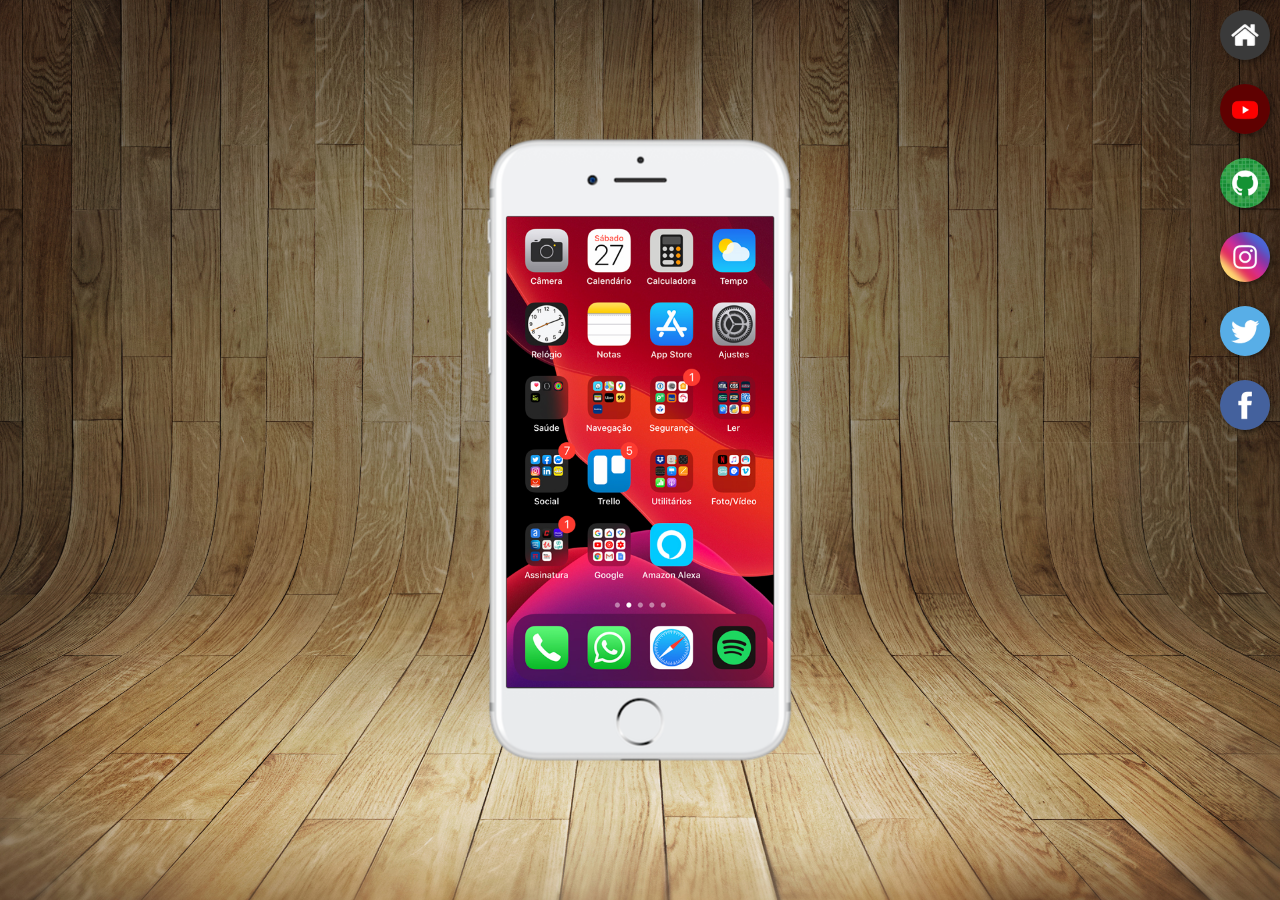
<file: index.html>
<!DOCTYPE html>
<html lang="pt-br">
<head>
    <meta charset="UTF-8">
    <meta http-equiv="X-UA-Compatible" content="IE=edge">
    <meta name="viewport" content="width=device-width, initial-scale=1.0">
    <title>Projeto Mídias Sociais</title>
    <link rel="shortcut icon" href="favicon.ico" type="image/x-icon">
    <link rel="stylesheet" href="style/style.css">
</head>
<body>
    <main>
        <section id="telefone">
            <iframe src="home.html" name="tela" id="tela" frameborder="0"></iframe>
        </section>
        <section id="midias-sociais">
            <a href="home.html" target="tela"><img src="imagens/logo-home.jpg" alt="Home"></a><br>
            <a href="youtube.html" target="tela"><img src="imagens/logo-youtube.jpg" alt="YouTube"></a><br>
            <a href="github.html" target="tela"><img src="imagens/logo-github.jpg" alt="GitHub"></a><br>
            <a href="instagram.html" target="tela"><img src="imagens/logo-instagram.jpg" alt="Instagram"></a><br>
            <a href="twitter.html" target="tela"><img src="imagens/logo-twitter.jpg" alt="Twitter"></a><br>
            <a href="facebook.html" target="tela"><img src="imagens/logo-facebook.jpg" alt="Facebook"></a>
        </section>
    </main>
</body>
</html>
</file>
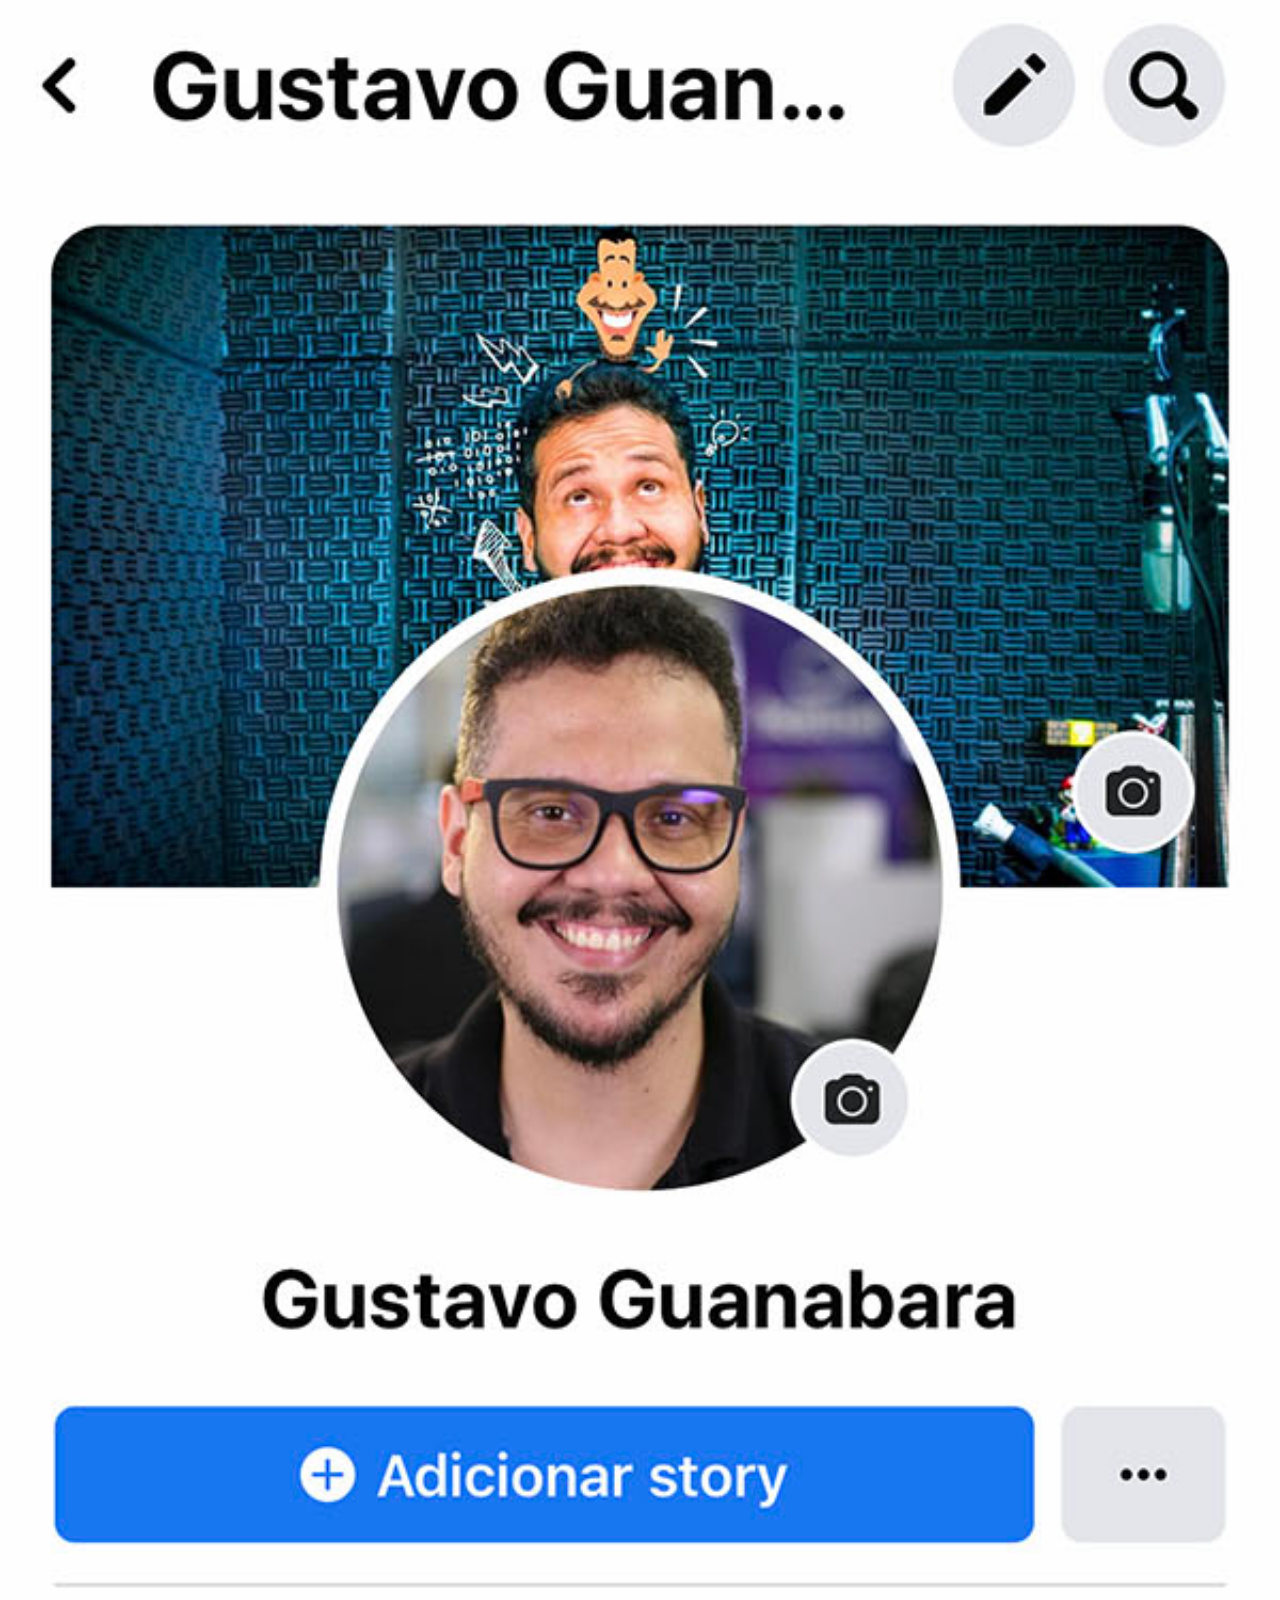
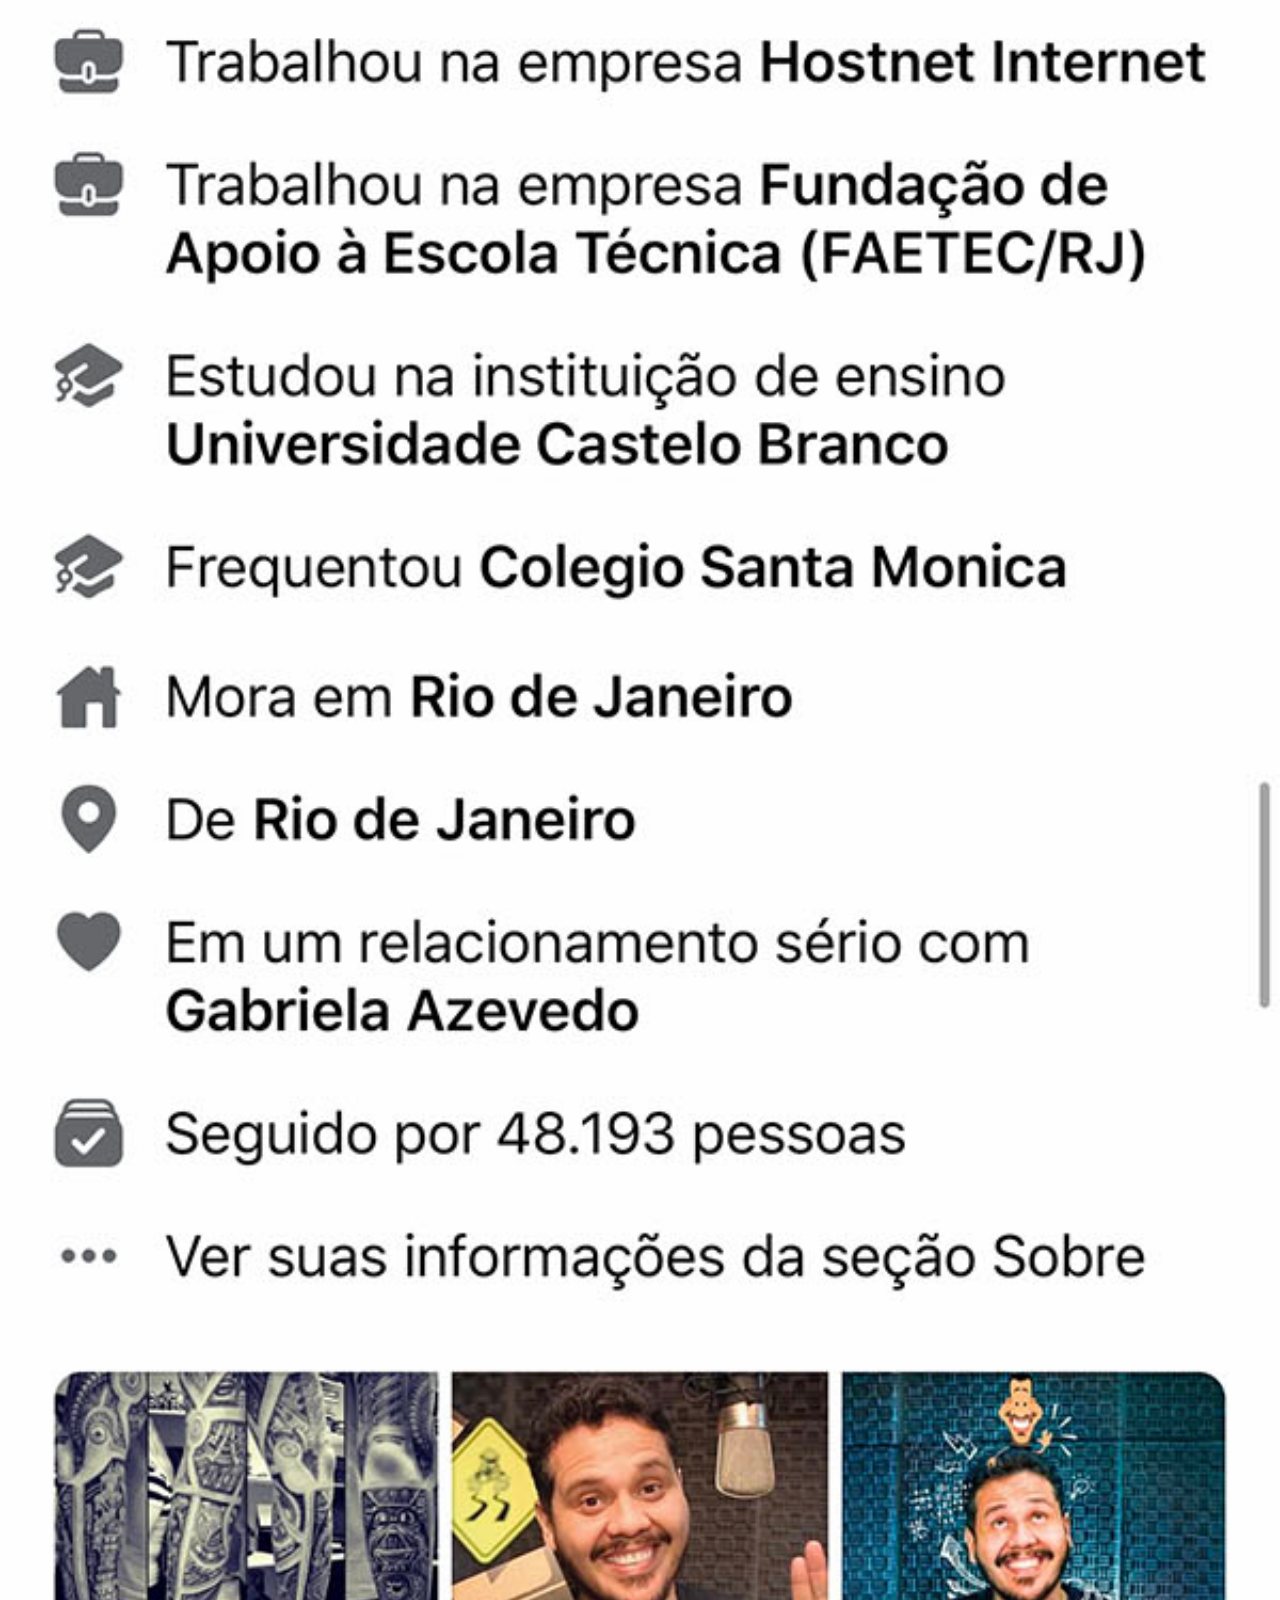
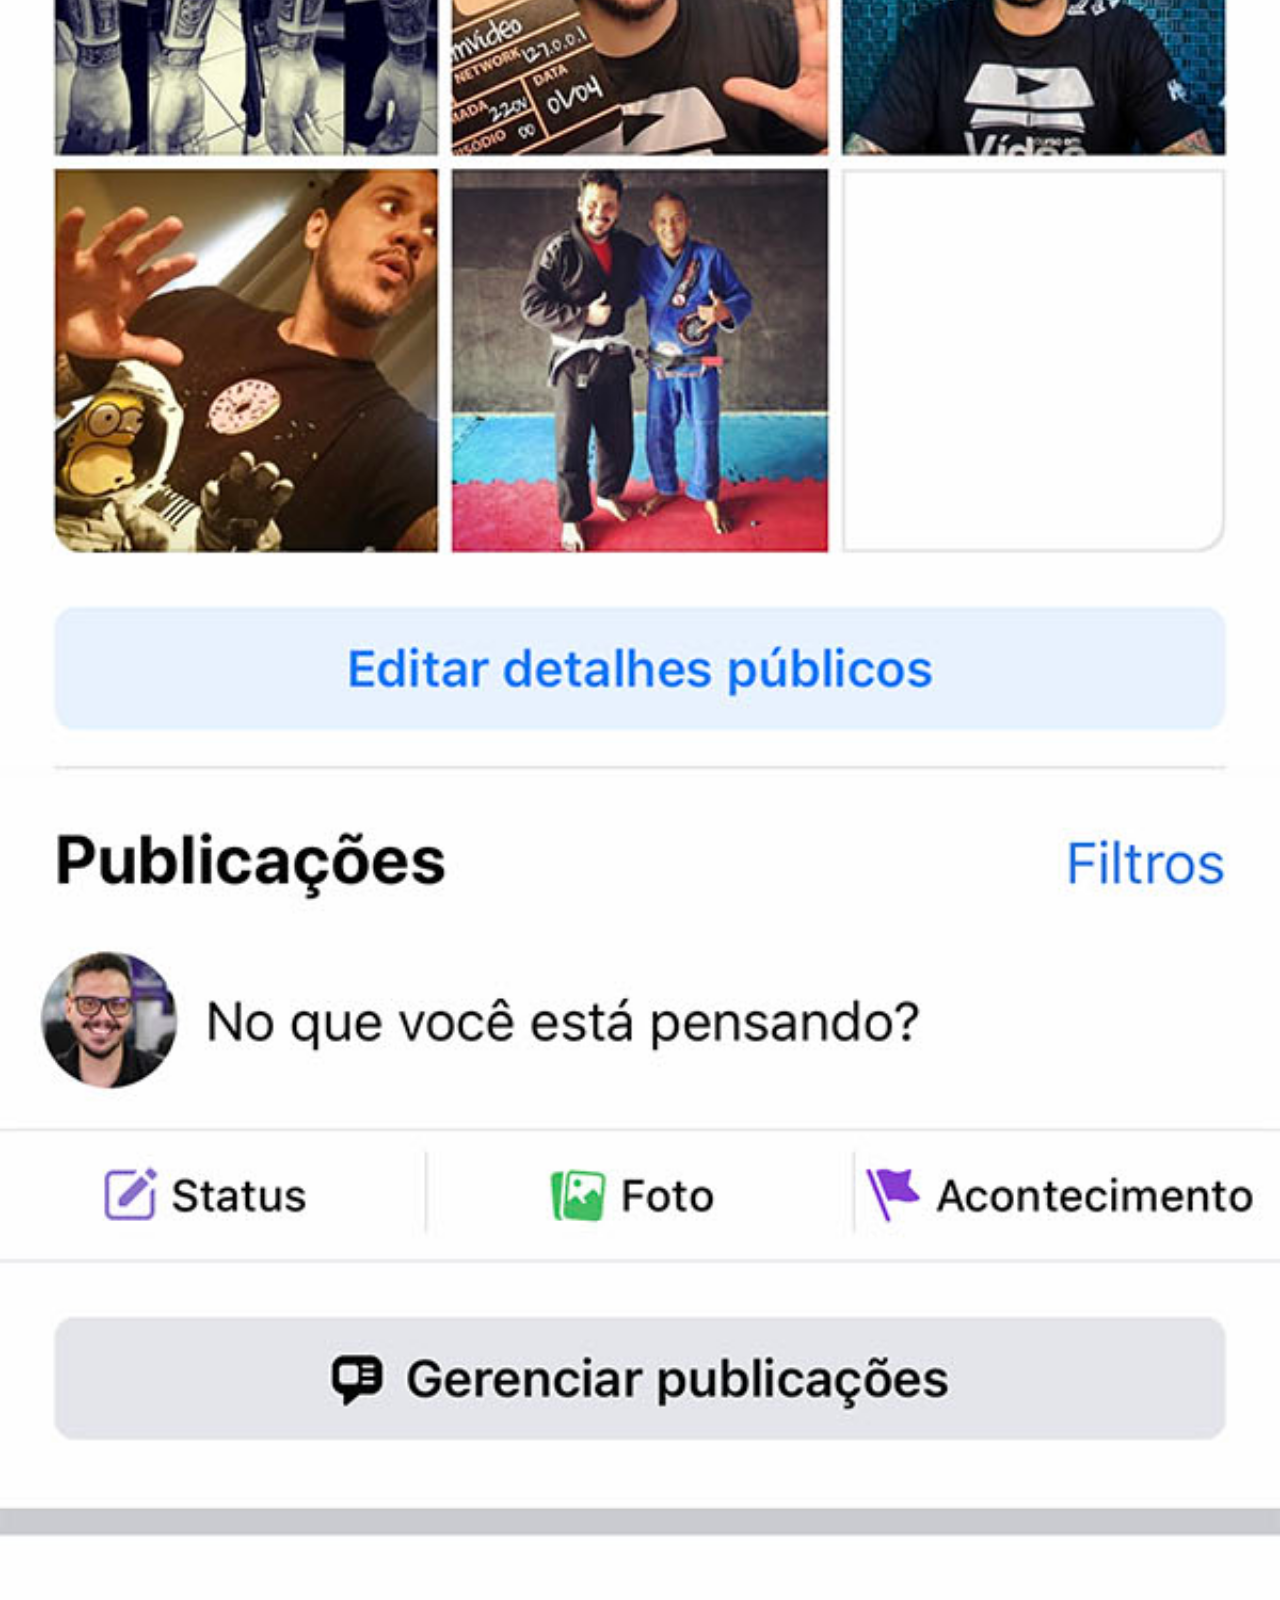
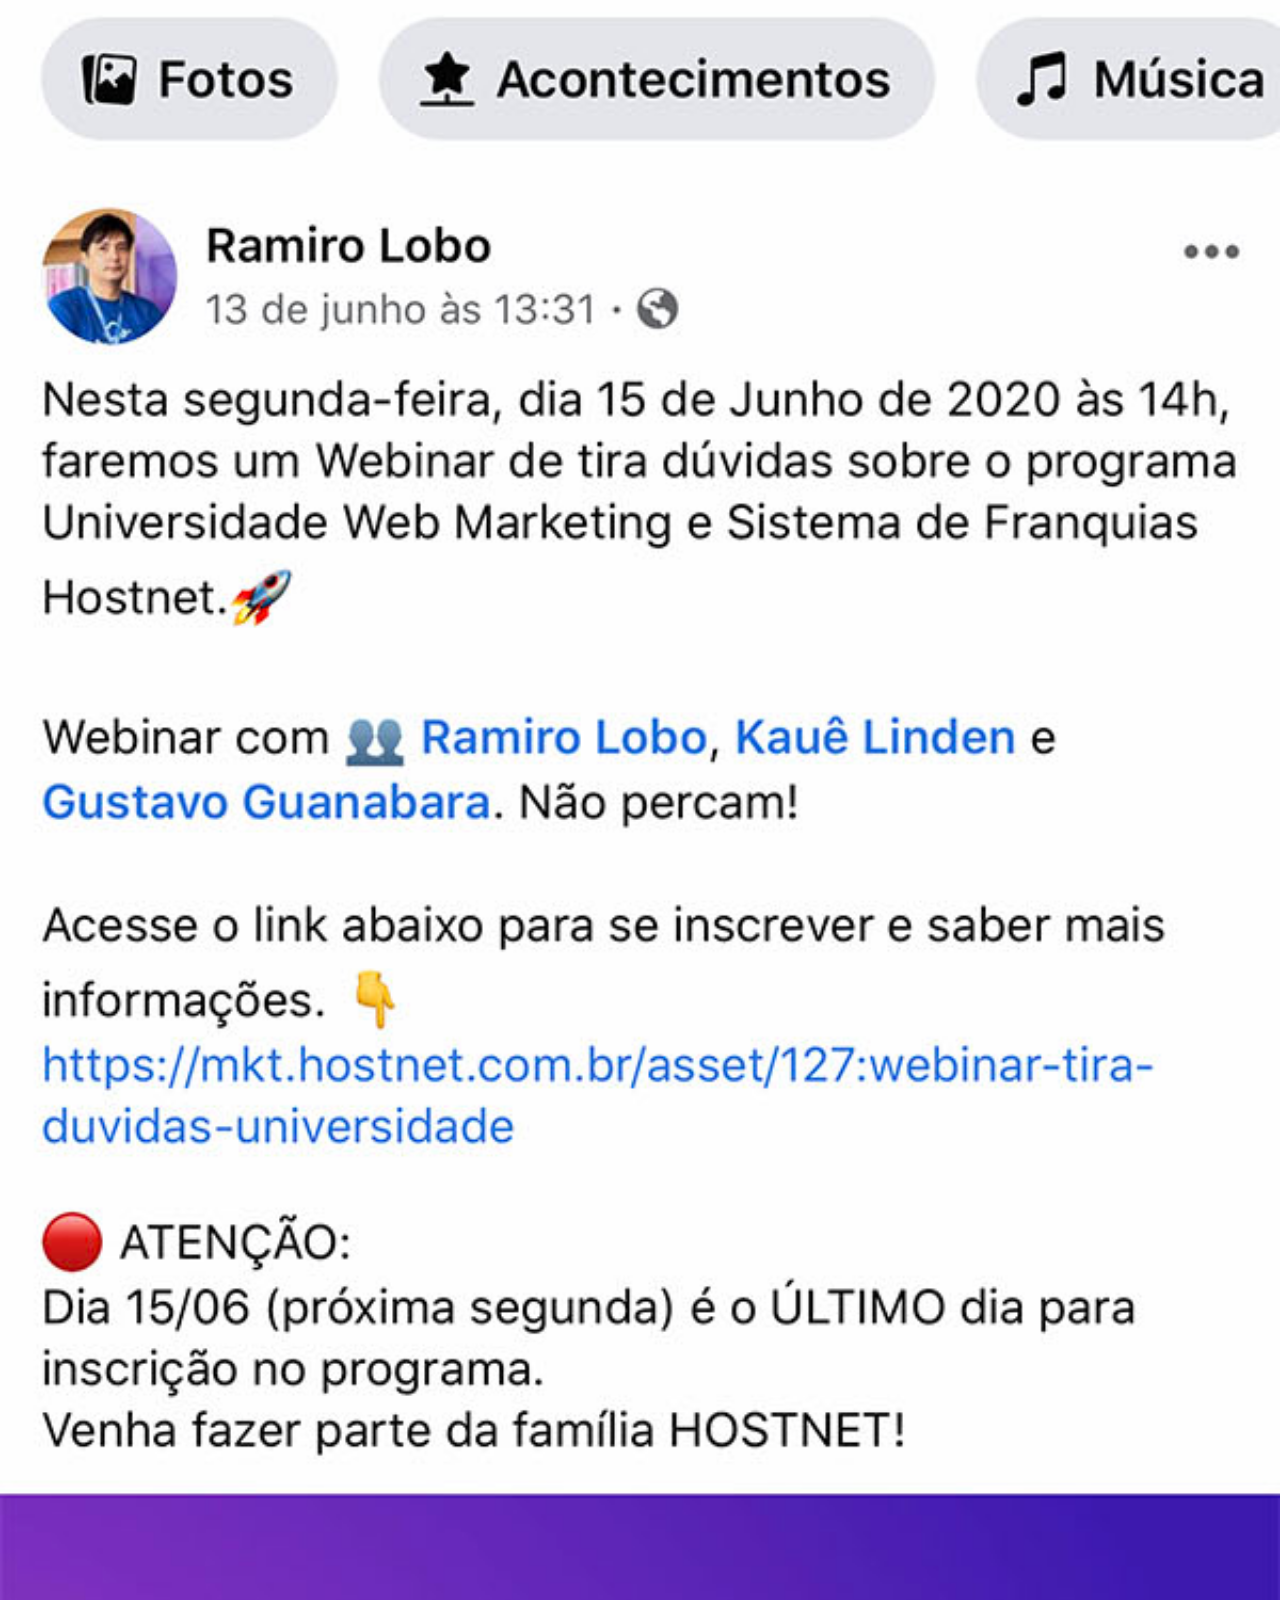
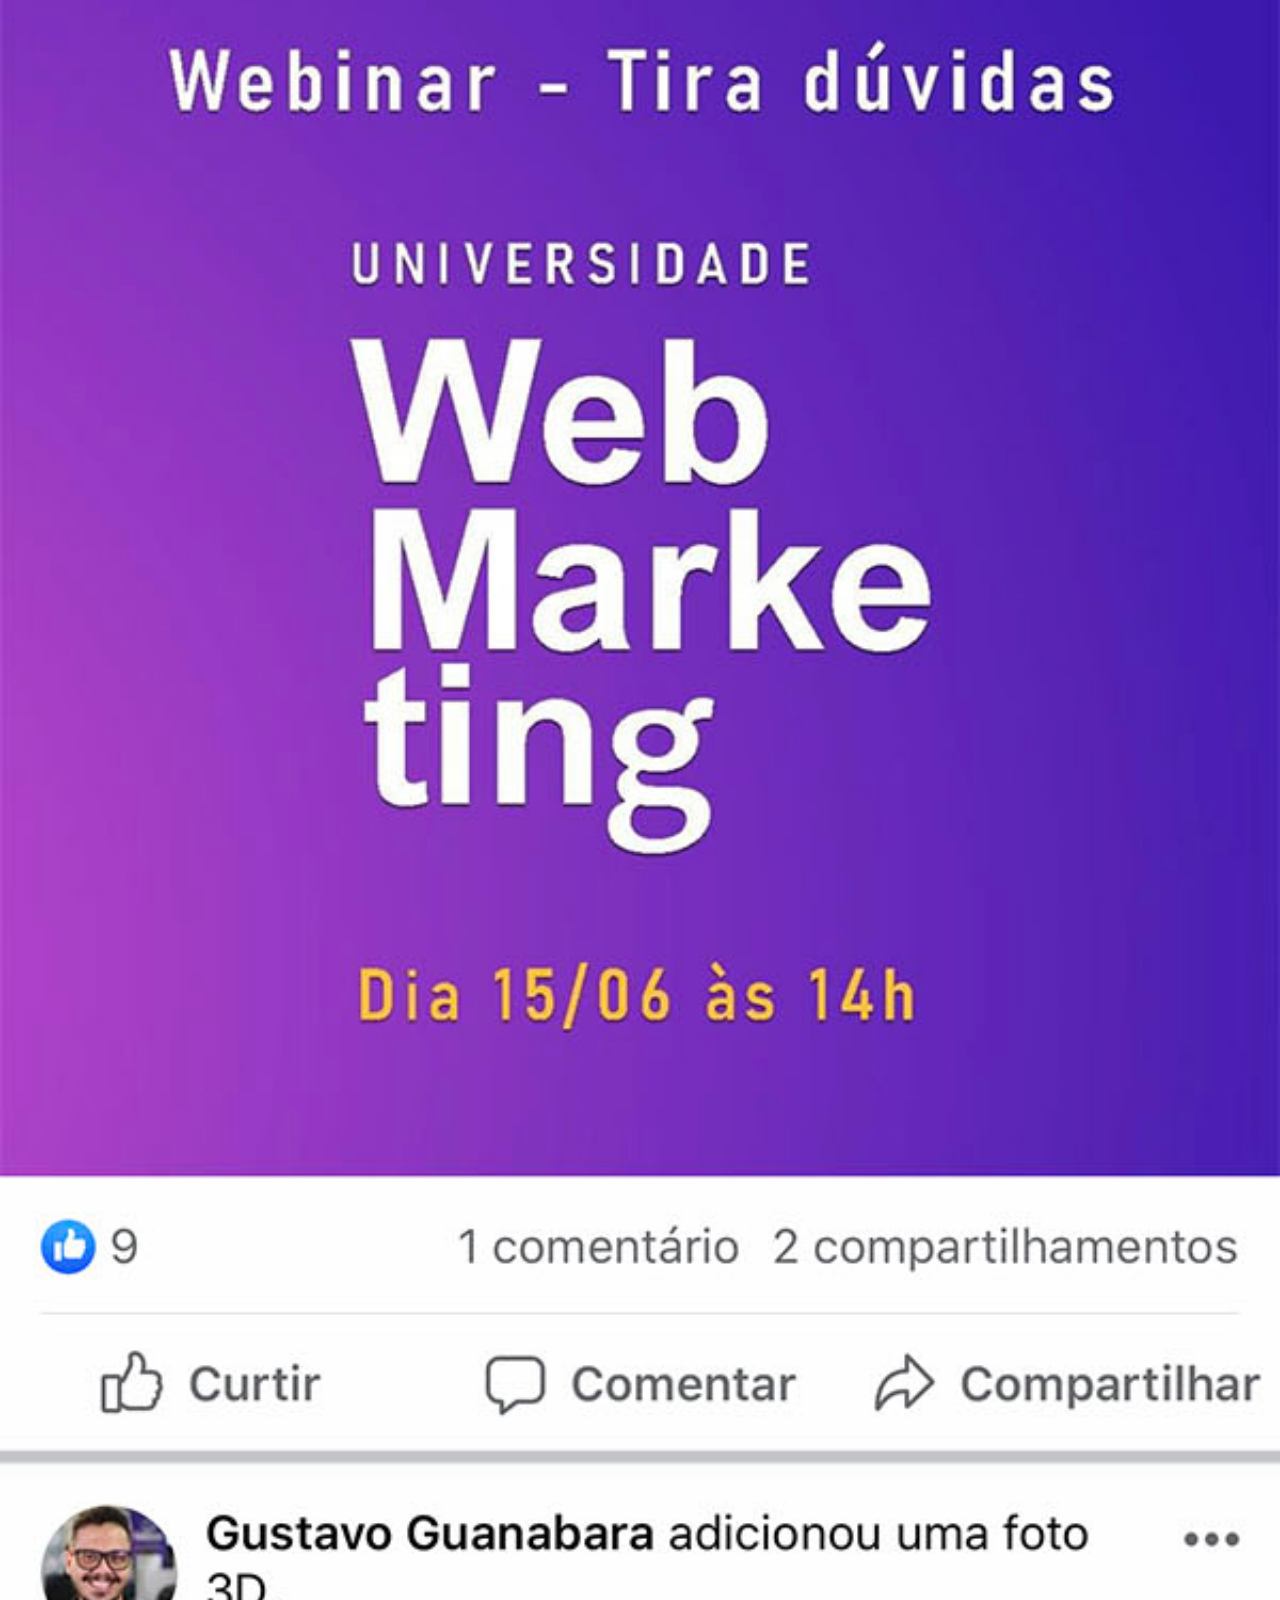
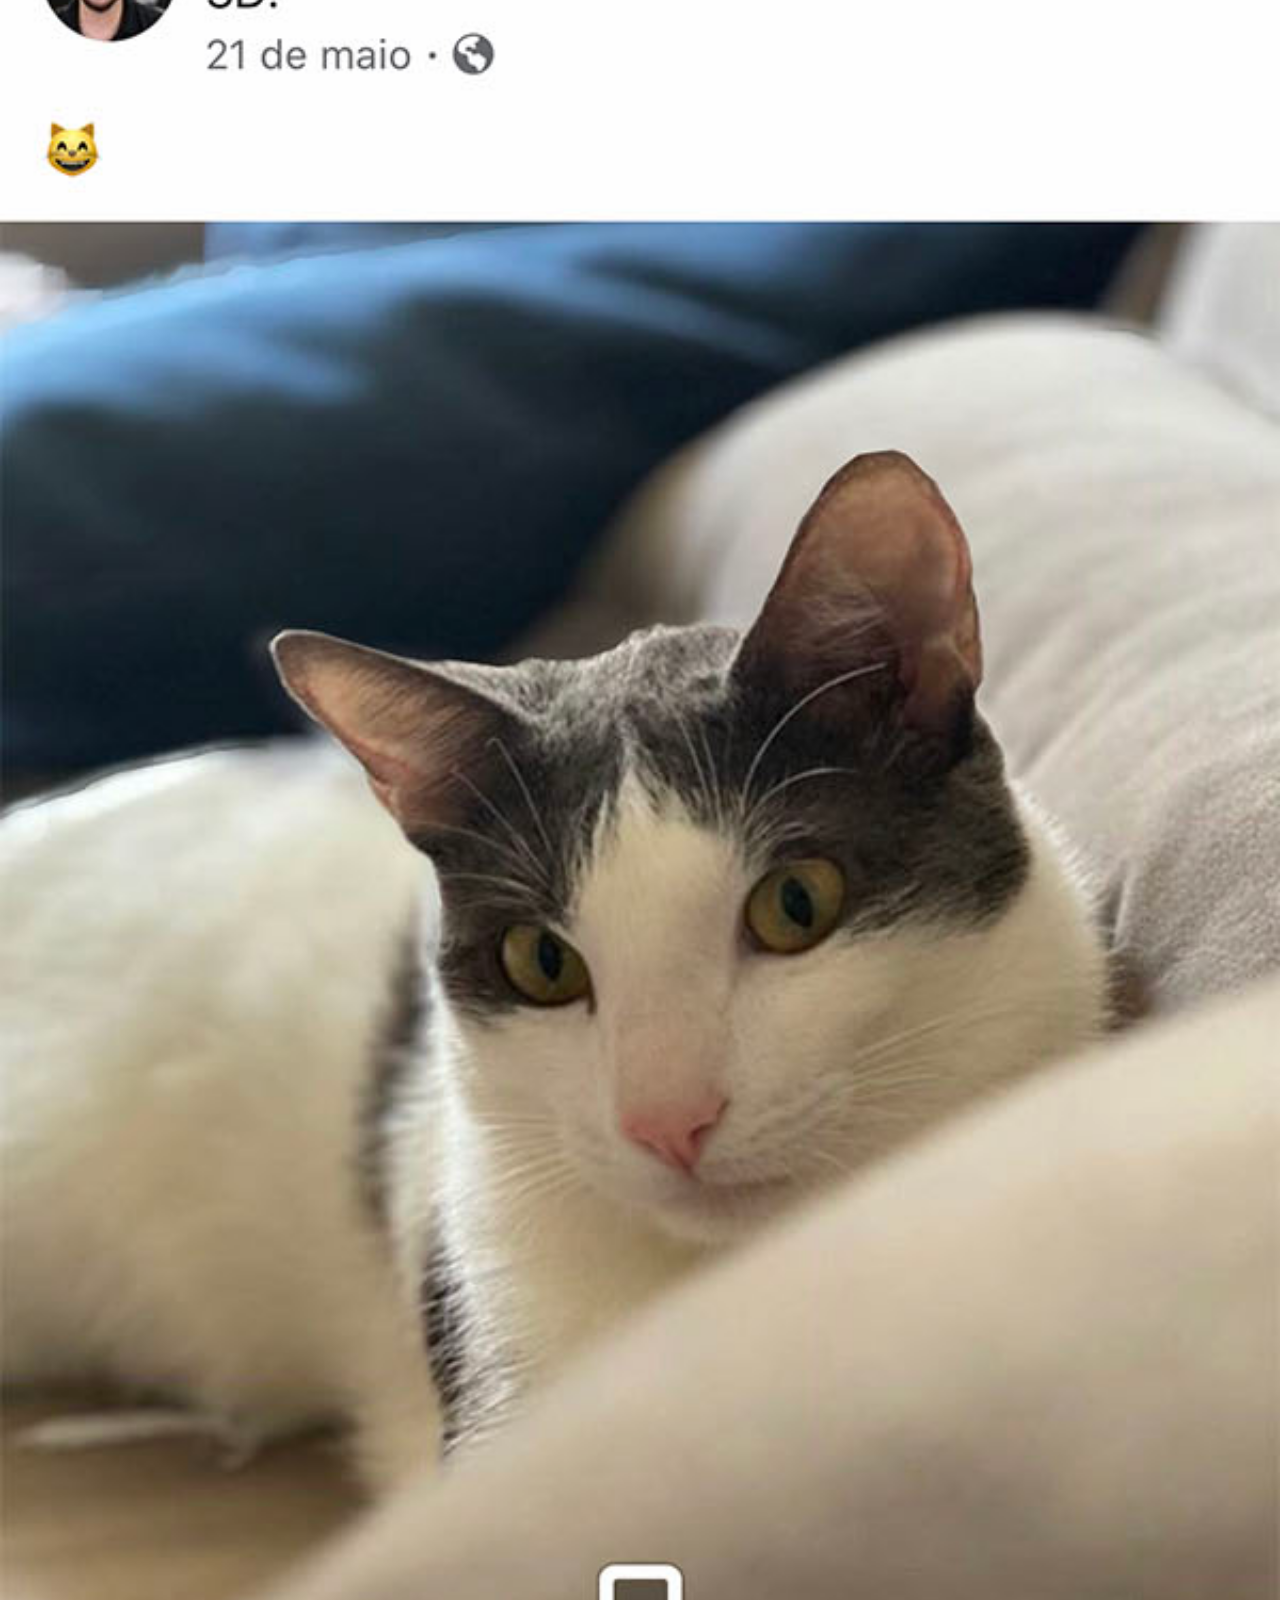
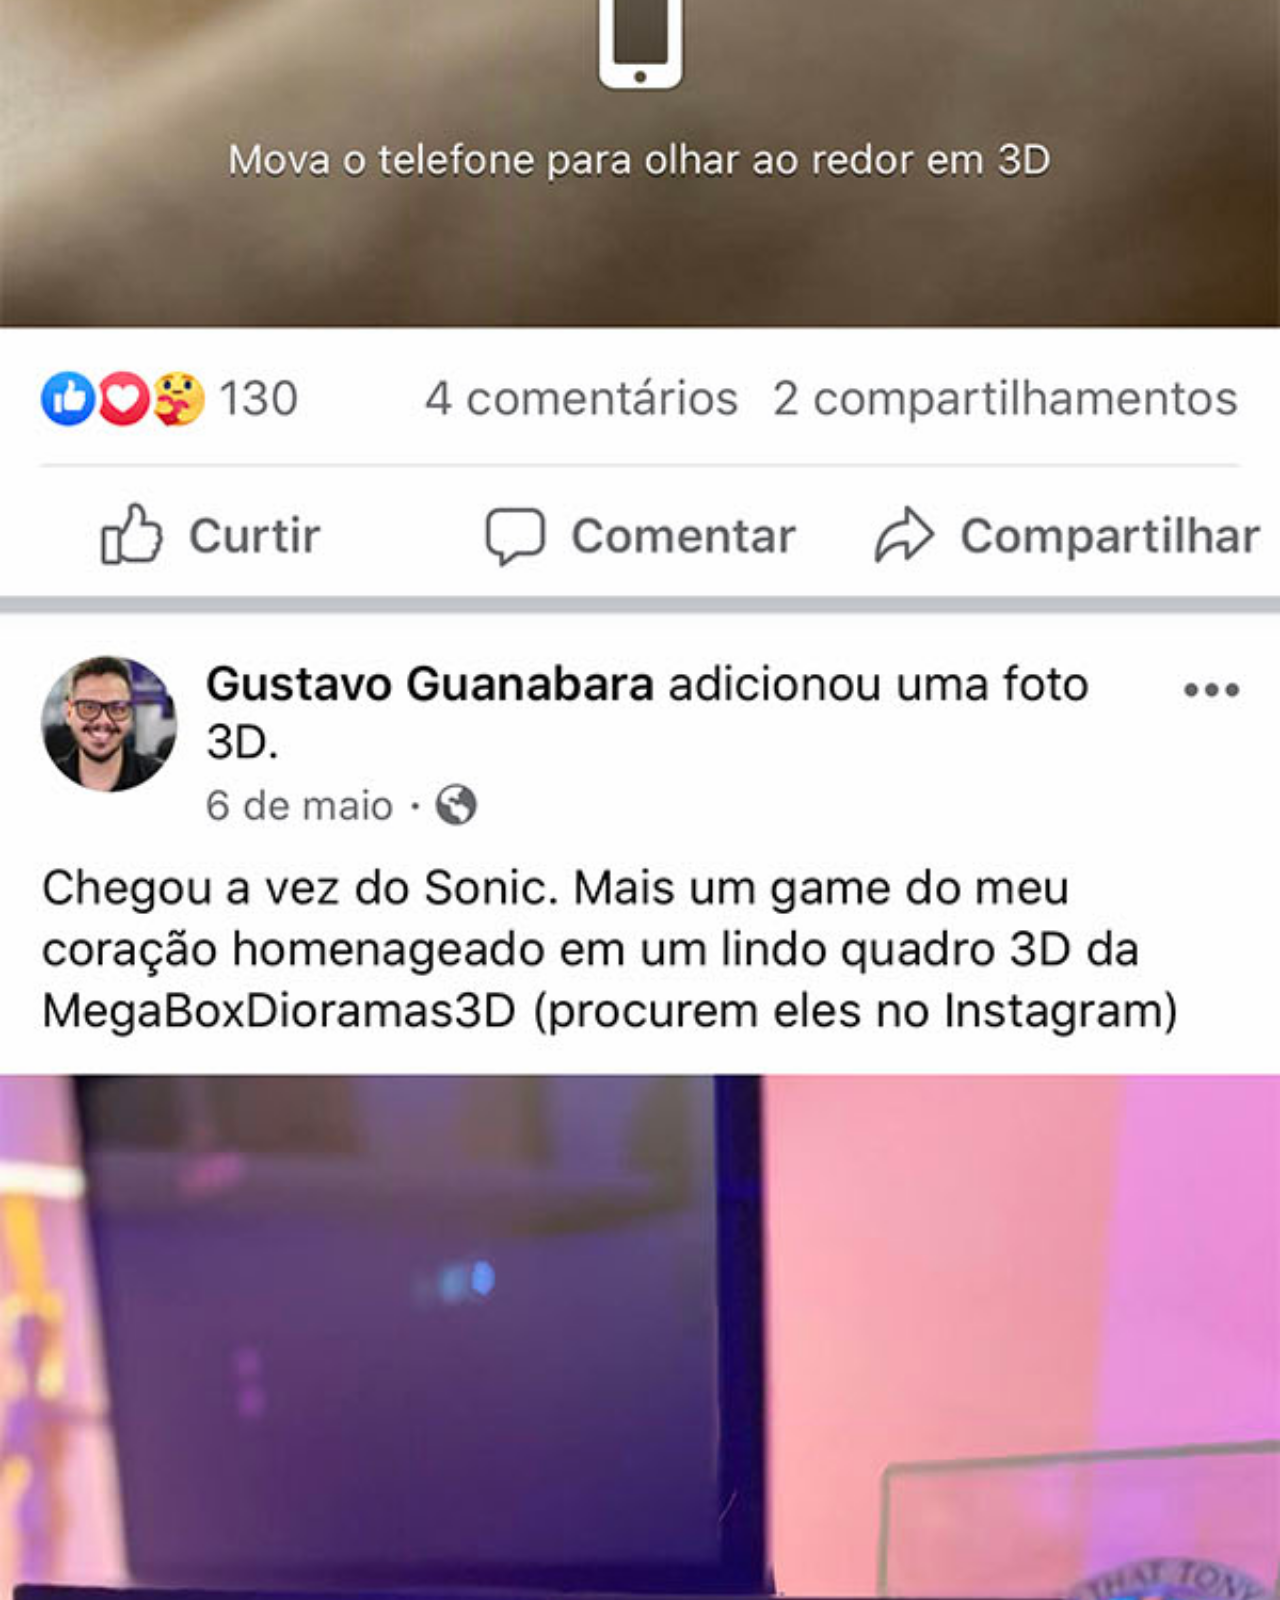
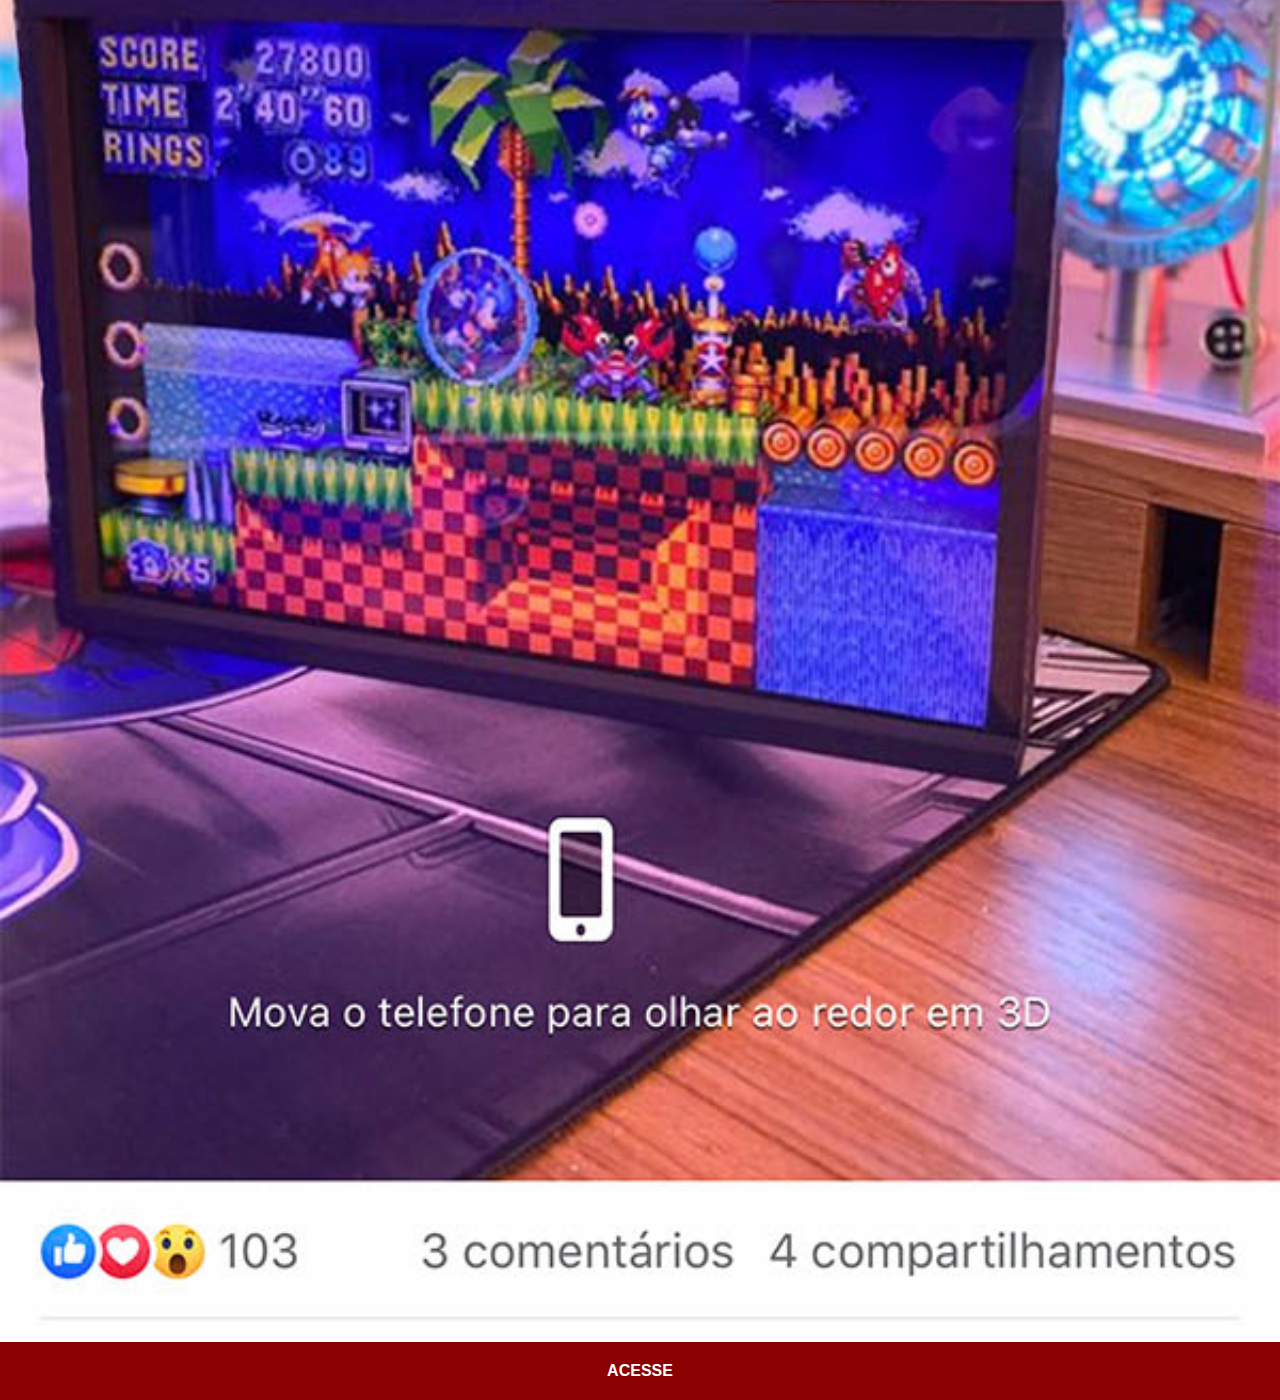
<file: facebook.html>
<!DOCTYPE html>
<html lang="pt-br">
<head>
    <meta charset="UTF-8">
    <meta http-equiv="X-UA-Compatible" content="IE=edge">
    <meta name="viewport" content="width=device-width, initial-scale=1.0">
    <link rel="stylesheet" href="style/social.css">
    <title>Facebook</title>
</head>
<body>
    <img src="imagens/tela-facebook.jpg" alt="GitHub">
    <a href="https://www.facebook.com/gustavoguanabara/?locale=pt_BR" target="_blank">ACESSE</a>
</body>
</html>
</file>
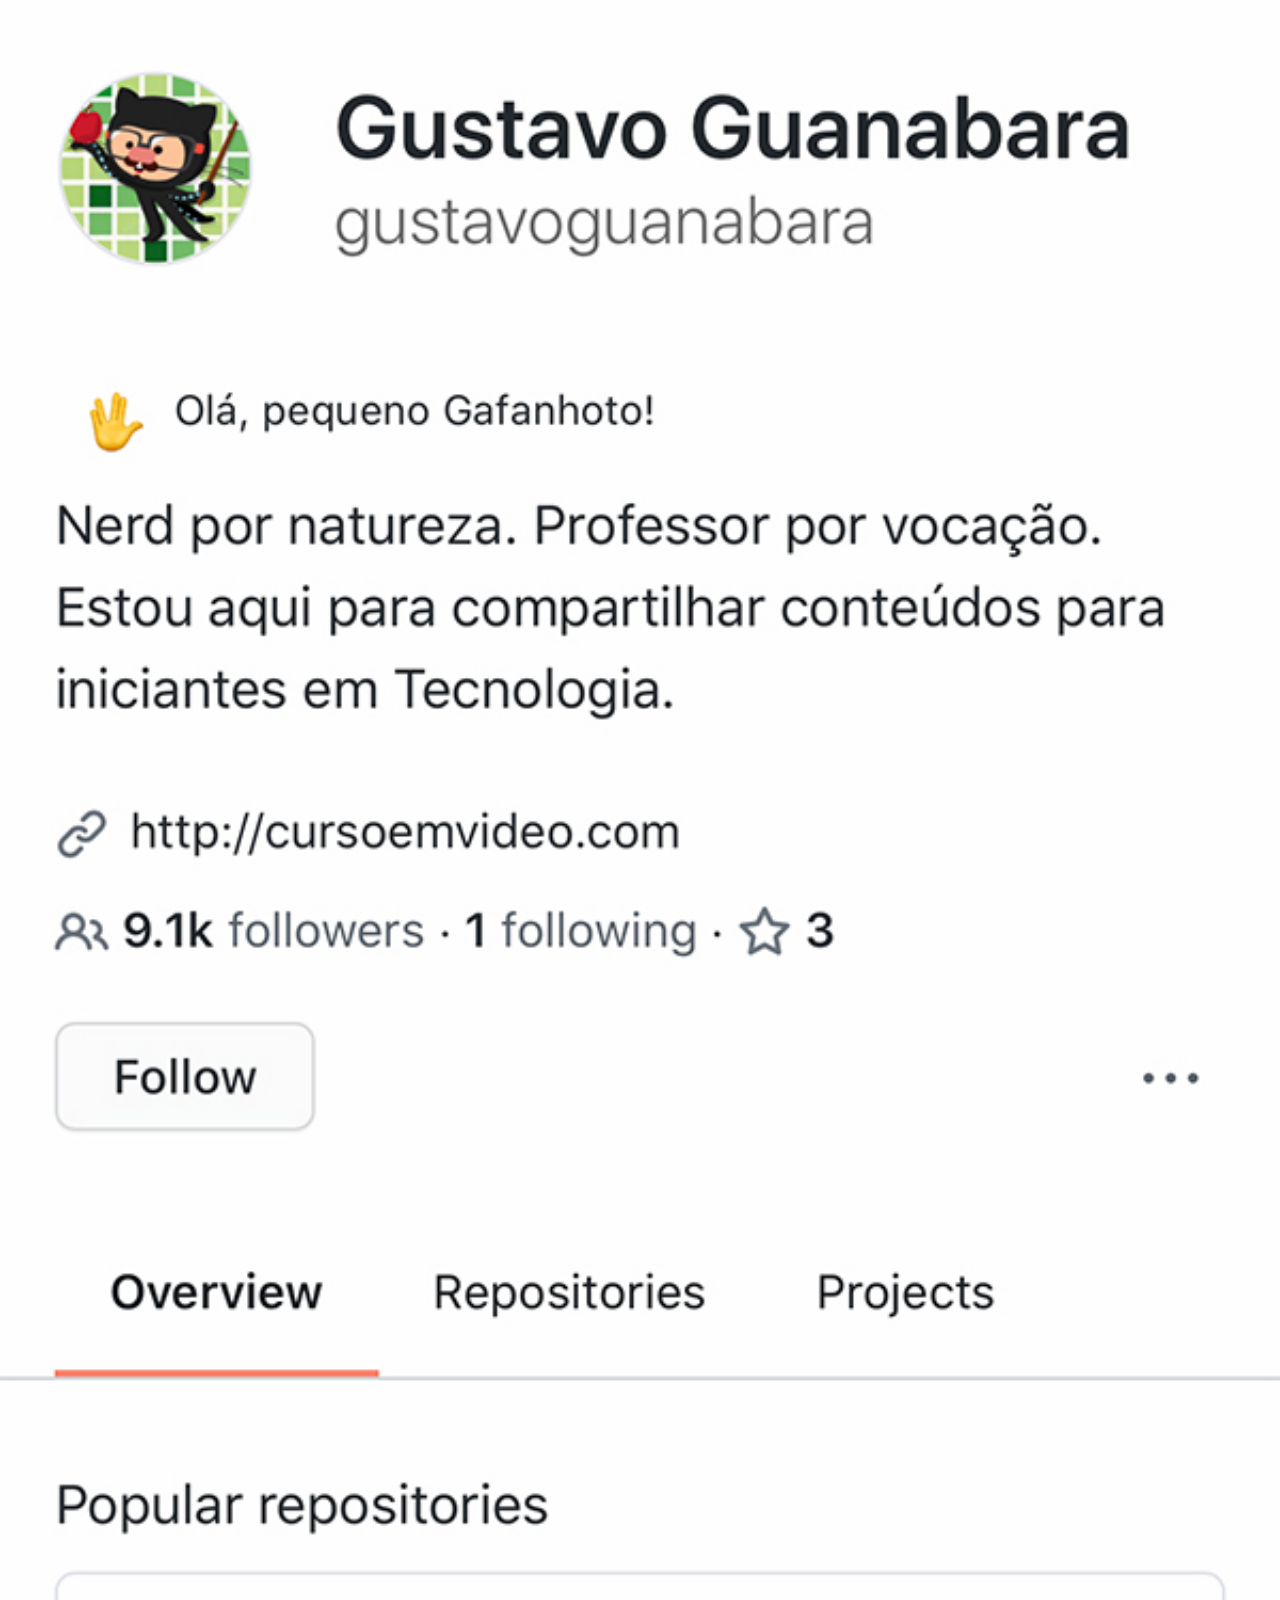
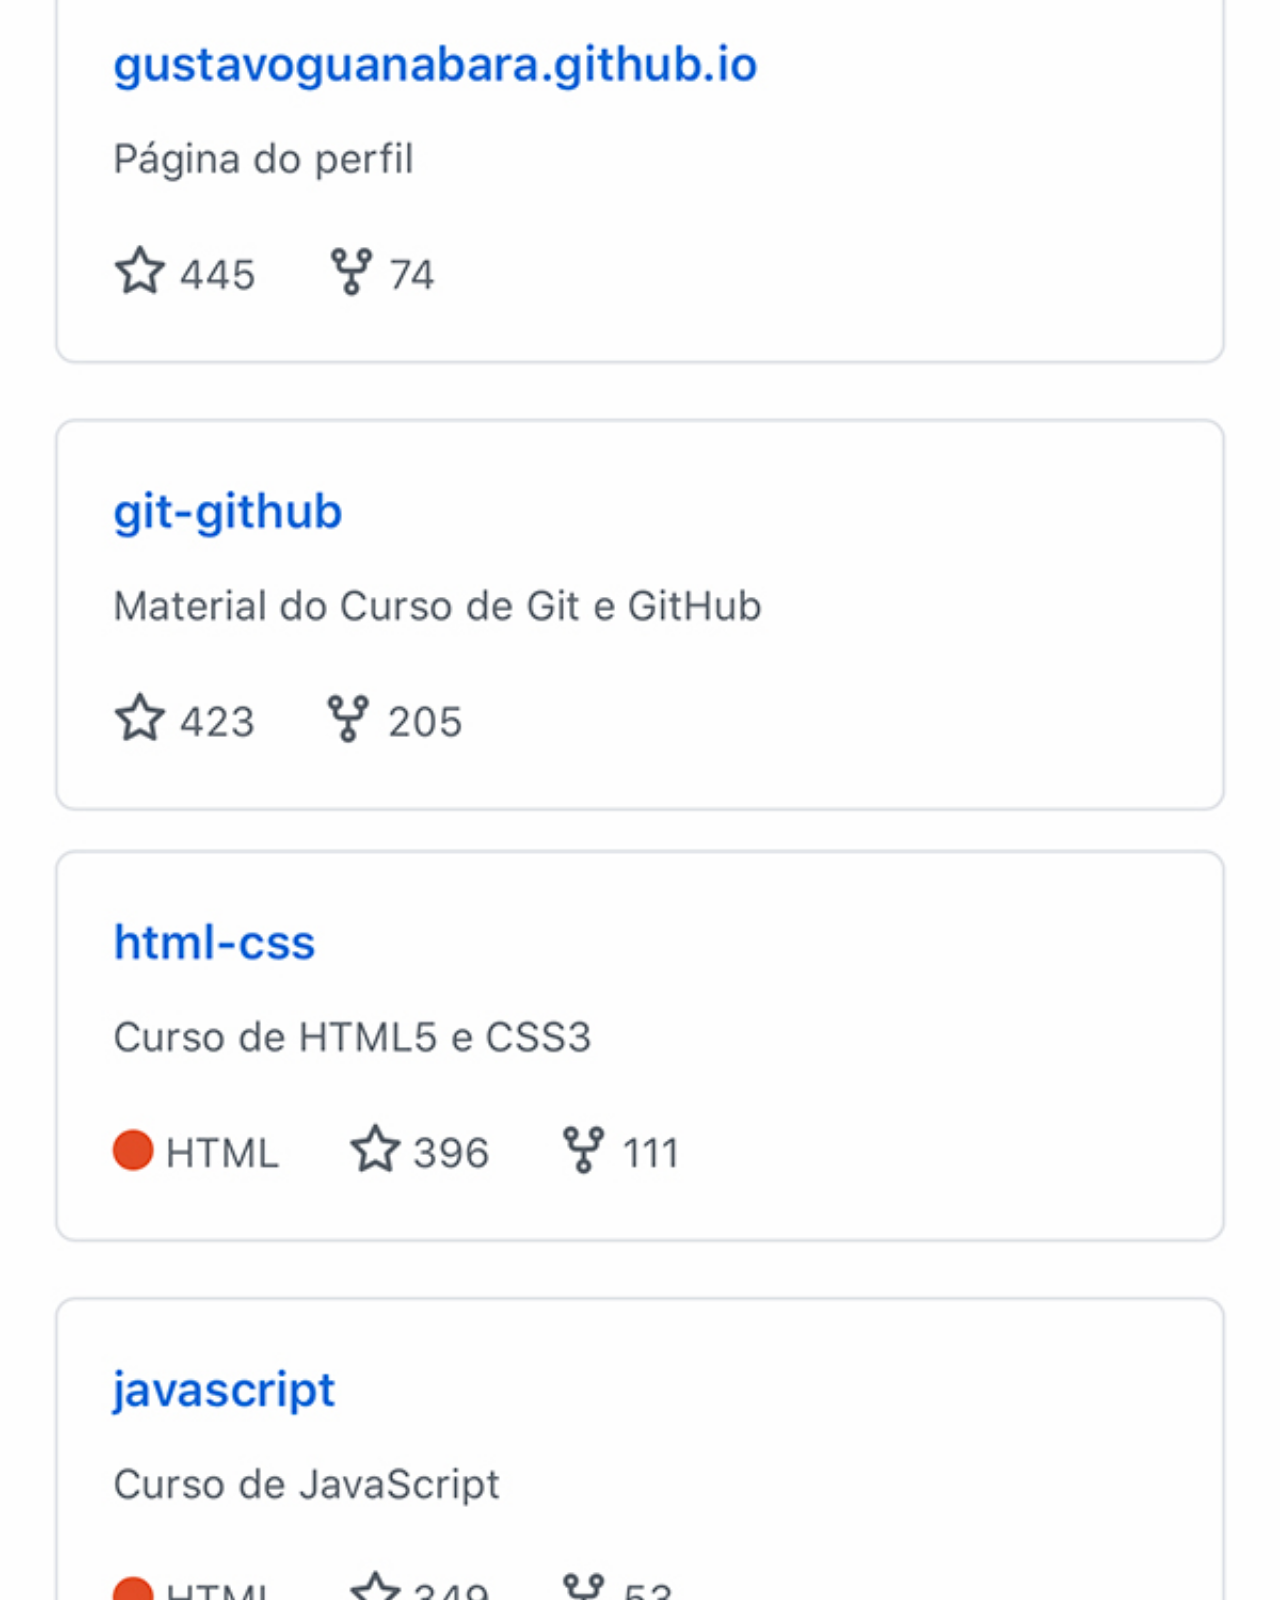
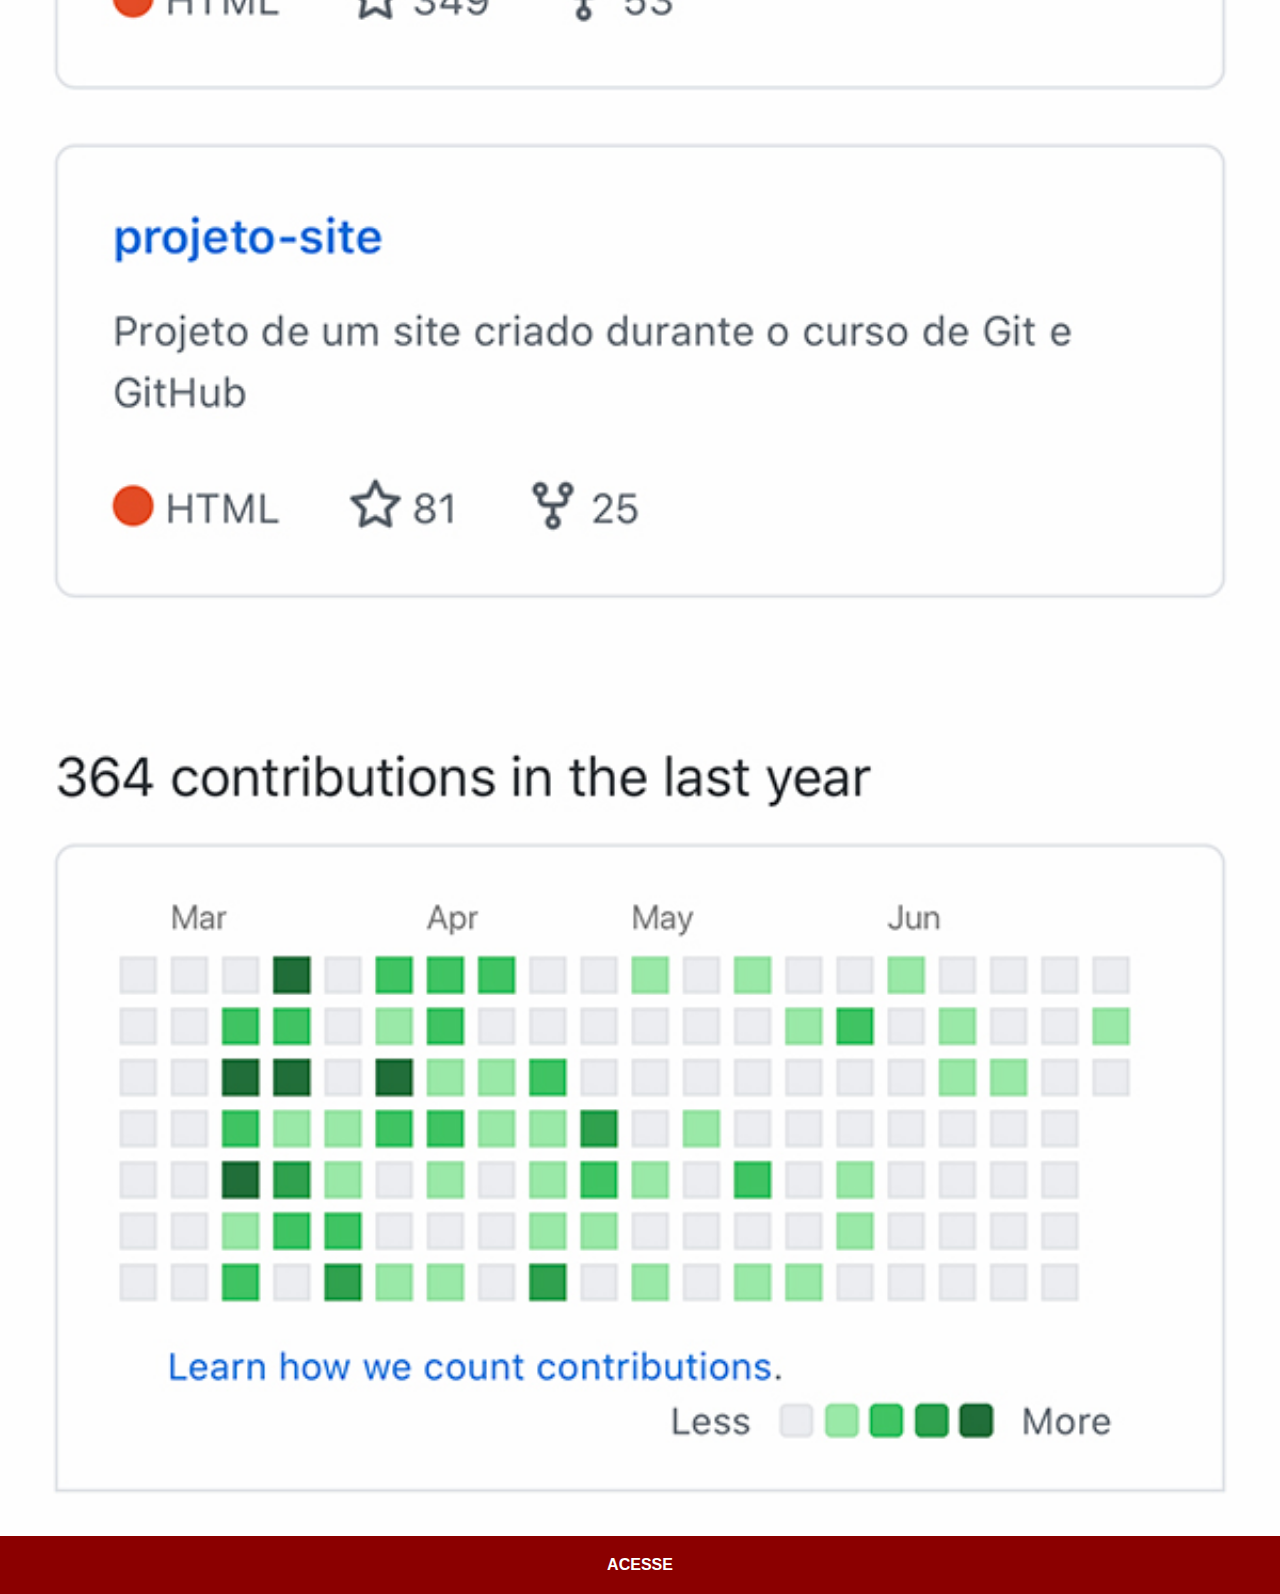
<file: github.html>
<!DOCTYPE html>
<html lang="pt-br">
<head>
    <meta charset="UTF-8">
    <meta http-equiv="X-UA-Compatible" content="IE=edge">
    <meta name="viewport" content="width=device-width, initial-scale=1.0">
    <link rel="stylesheet" href="style/social.css">
    <title>GitHub</title>
</head>
<body>
    <img src="imagens/tela-github.jpg" alt="GitHub">
    <a href="https://github.com/gustavoguanabara/" target="_blank">ACESSE</a>
</body>
</html>
</file>
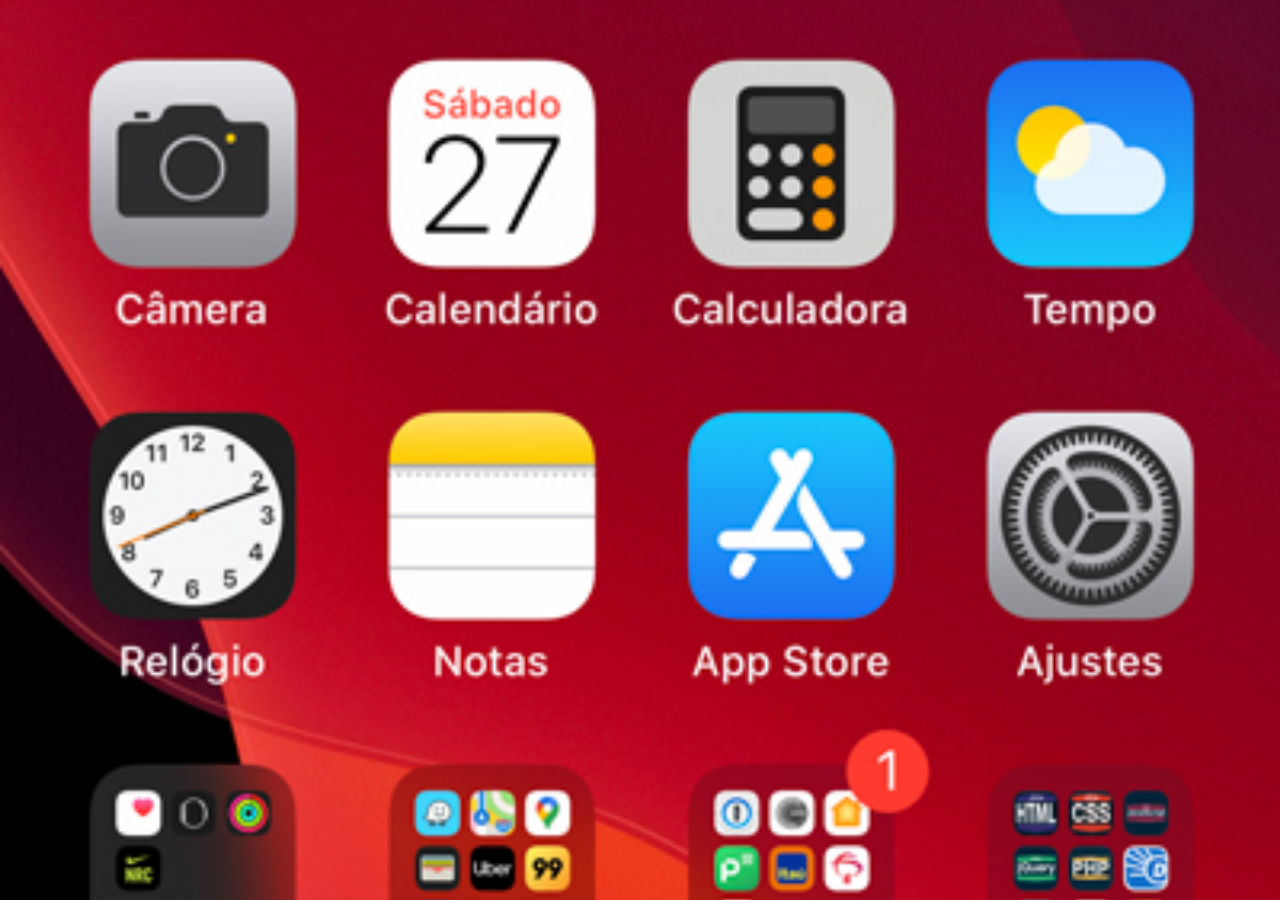
<file: home.html>
<!DOCTYPE html>
<html lang="pt-br">
<head>
    <meta charset="UTF-8">
    <meta http-equiv="X-UA-Compatible" content="IE=edge">
    <meta name="viewport" content="width=device-width, initial-scale=1.0">
    <title>Home</title>
</head>
<style>
    * {
        margin: 0px;
        padding: 0px;
    }

    body {
       width: 100vw;
       height: 100vh;
       background: black url("imagens/tela-home.jpg") no-repeat top center;
       background-size: cover;
    }
</style>
<body>
    
</body>
</html>
</file>
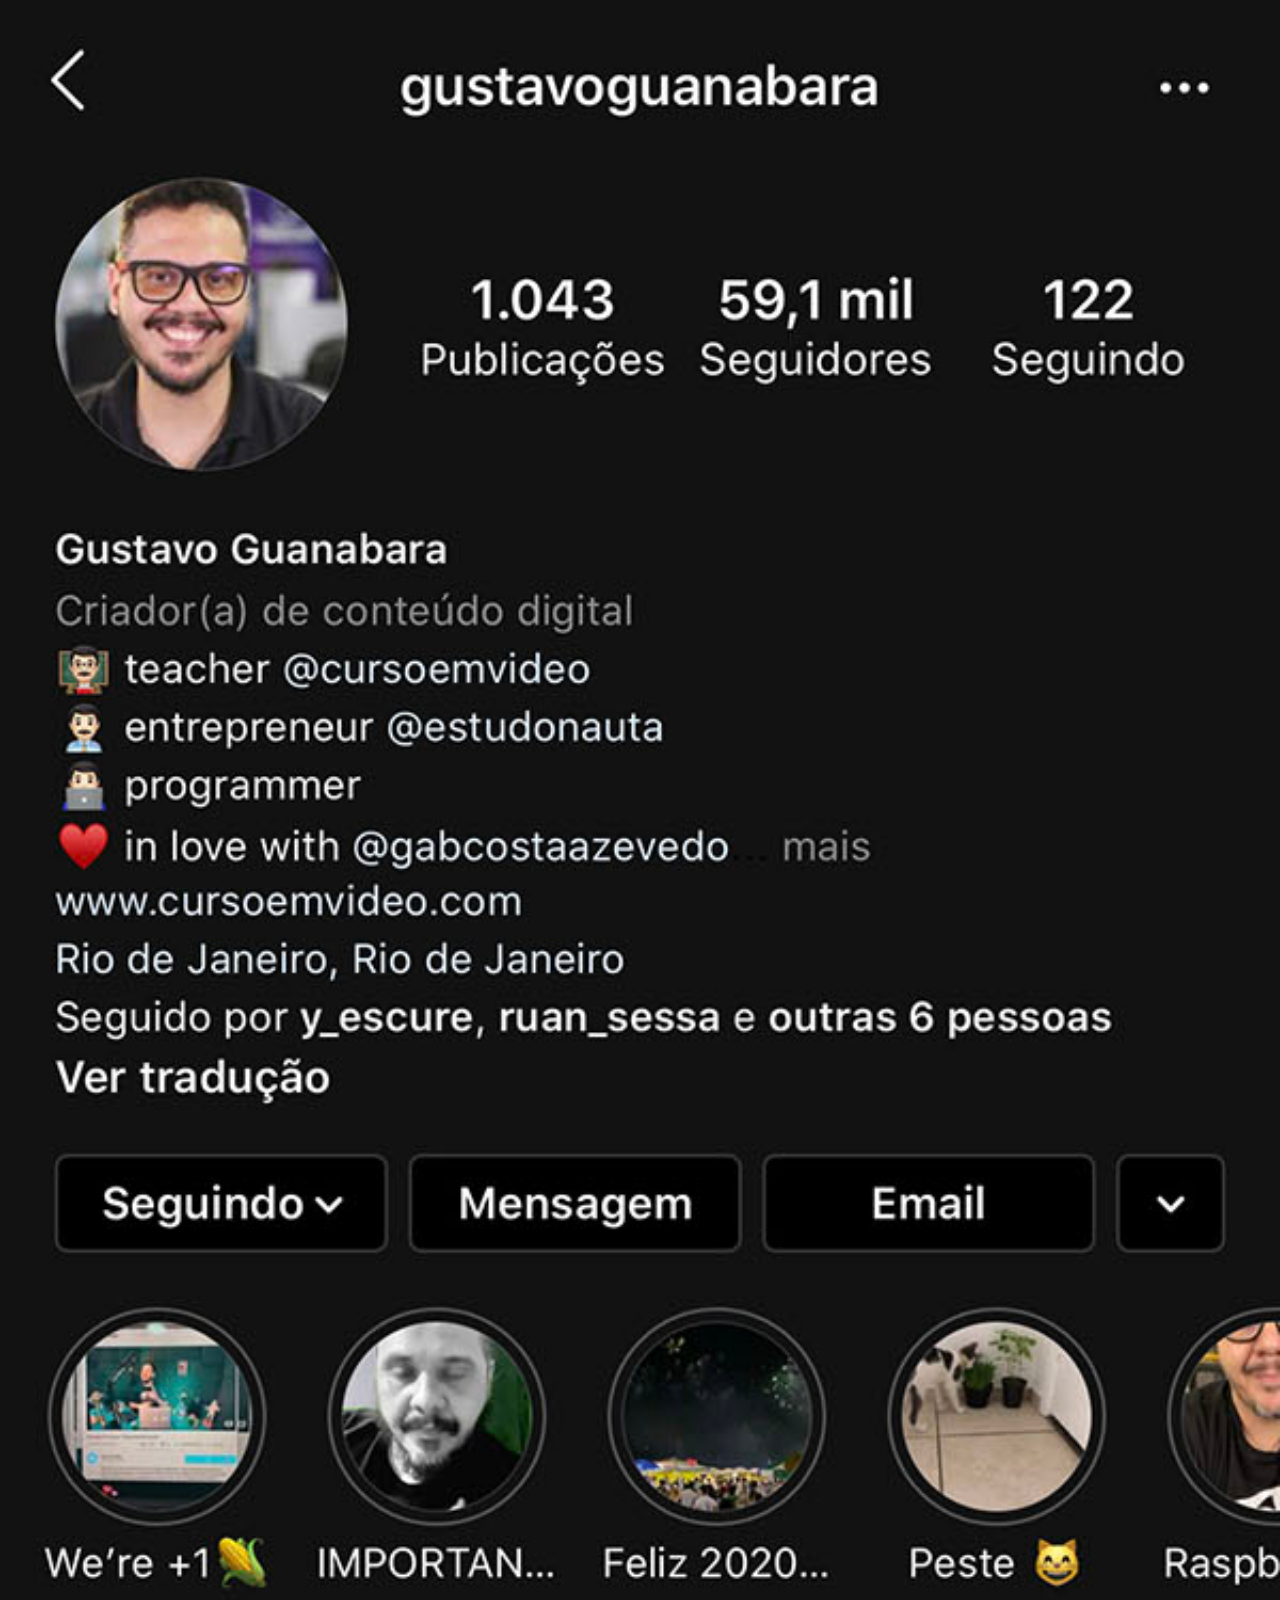
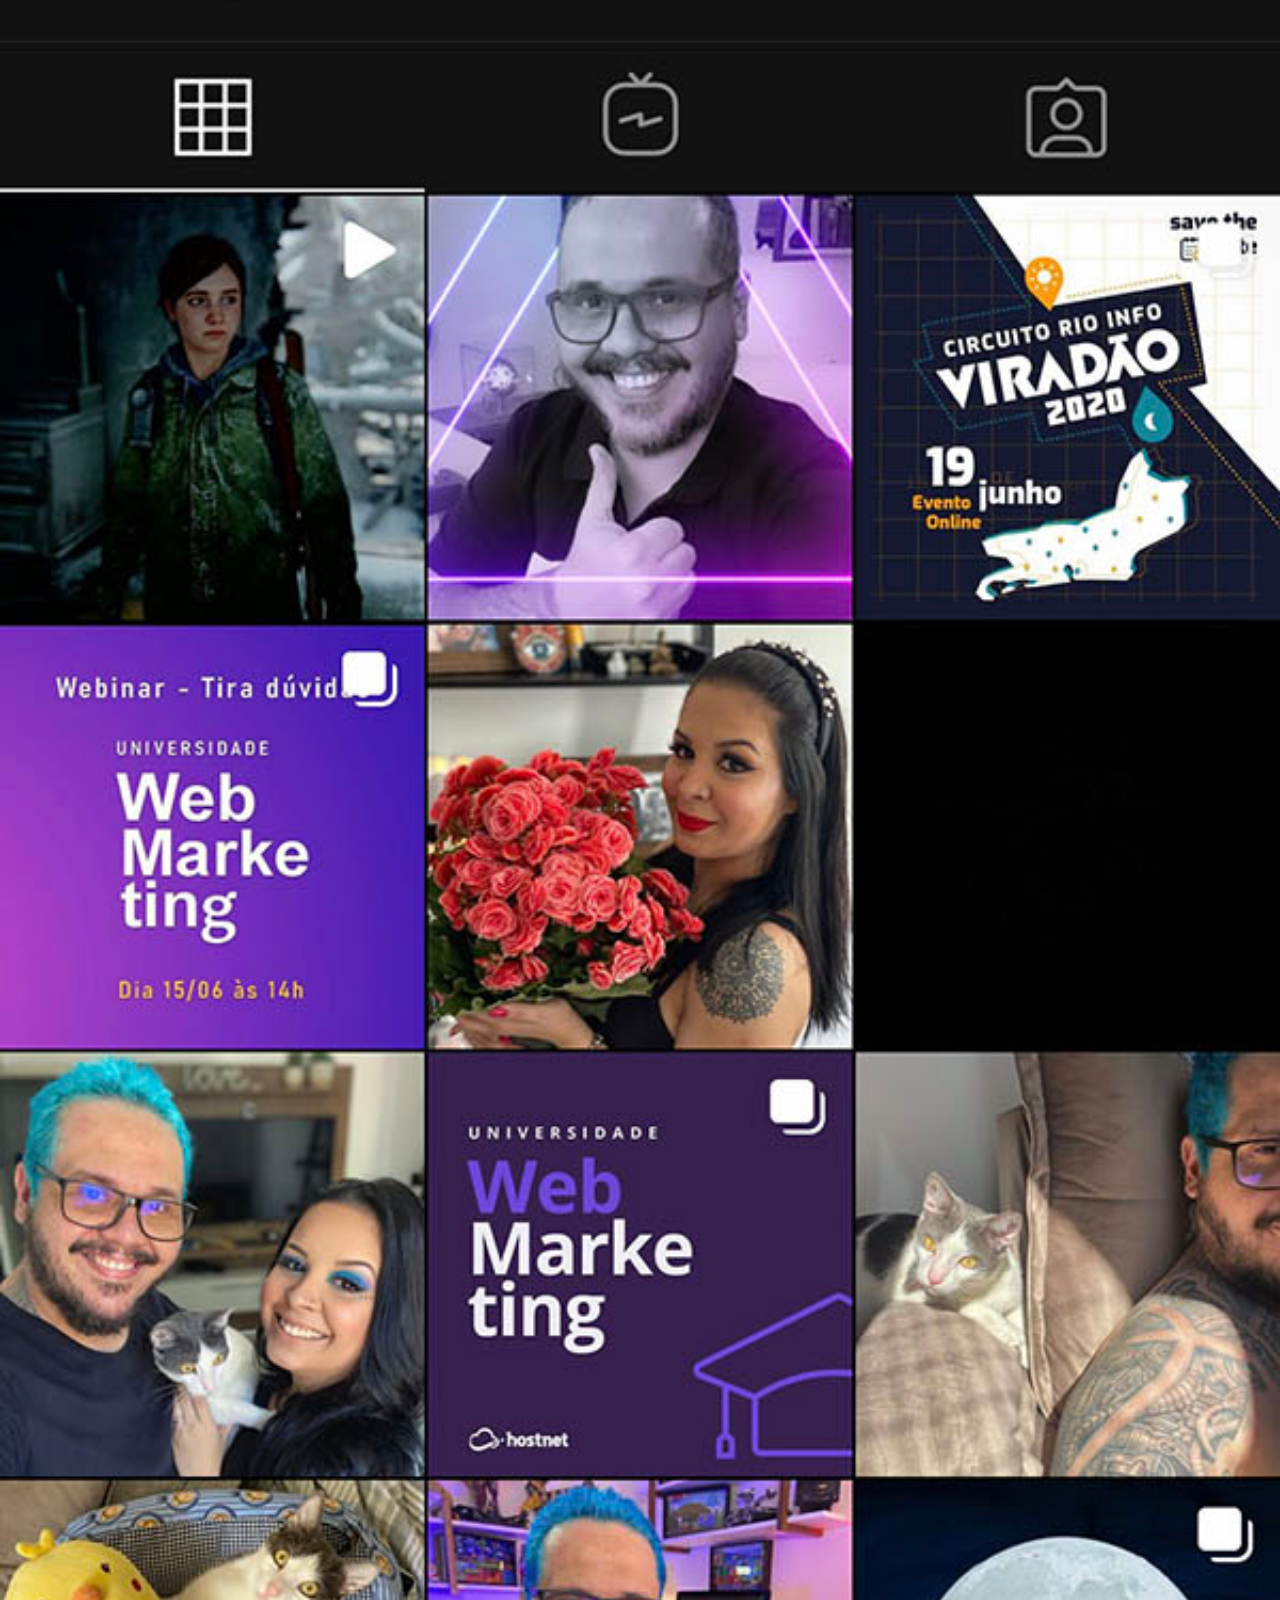
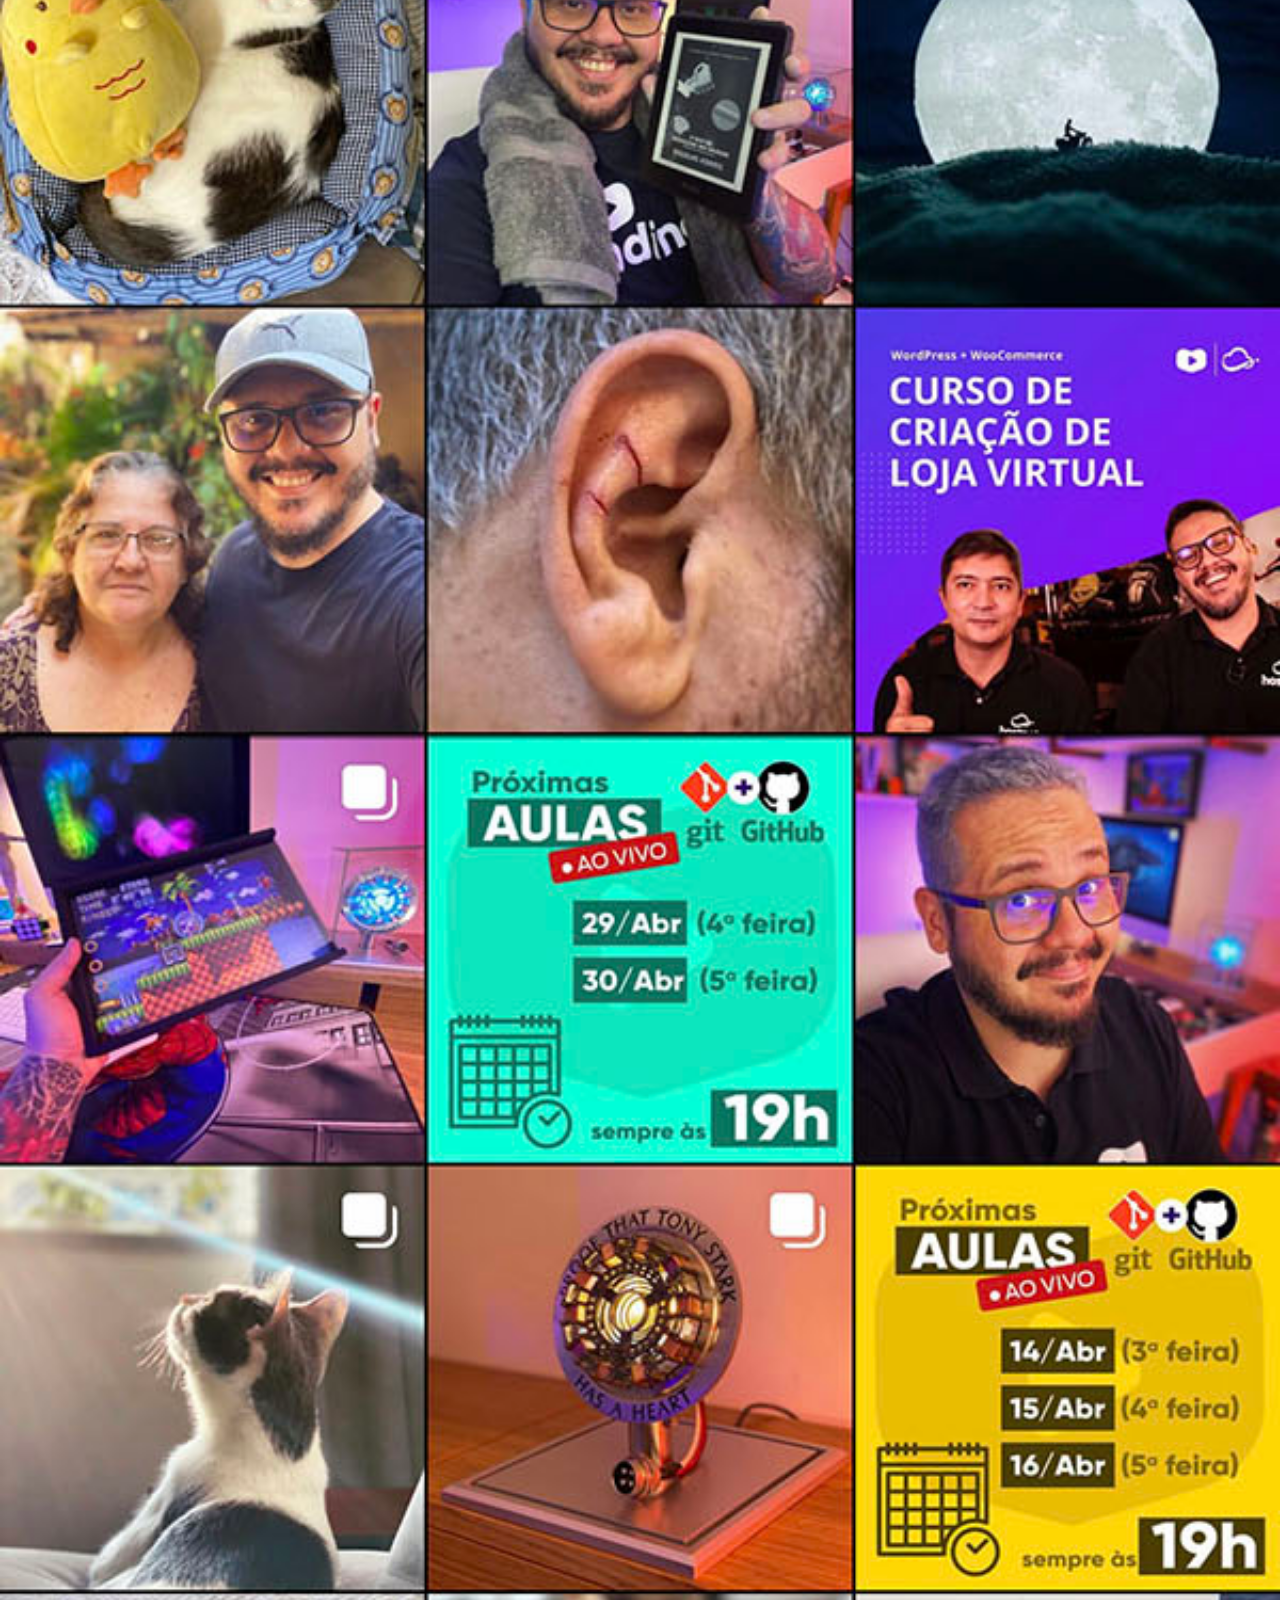
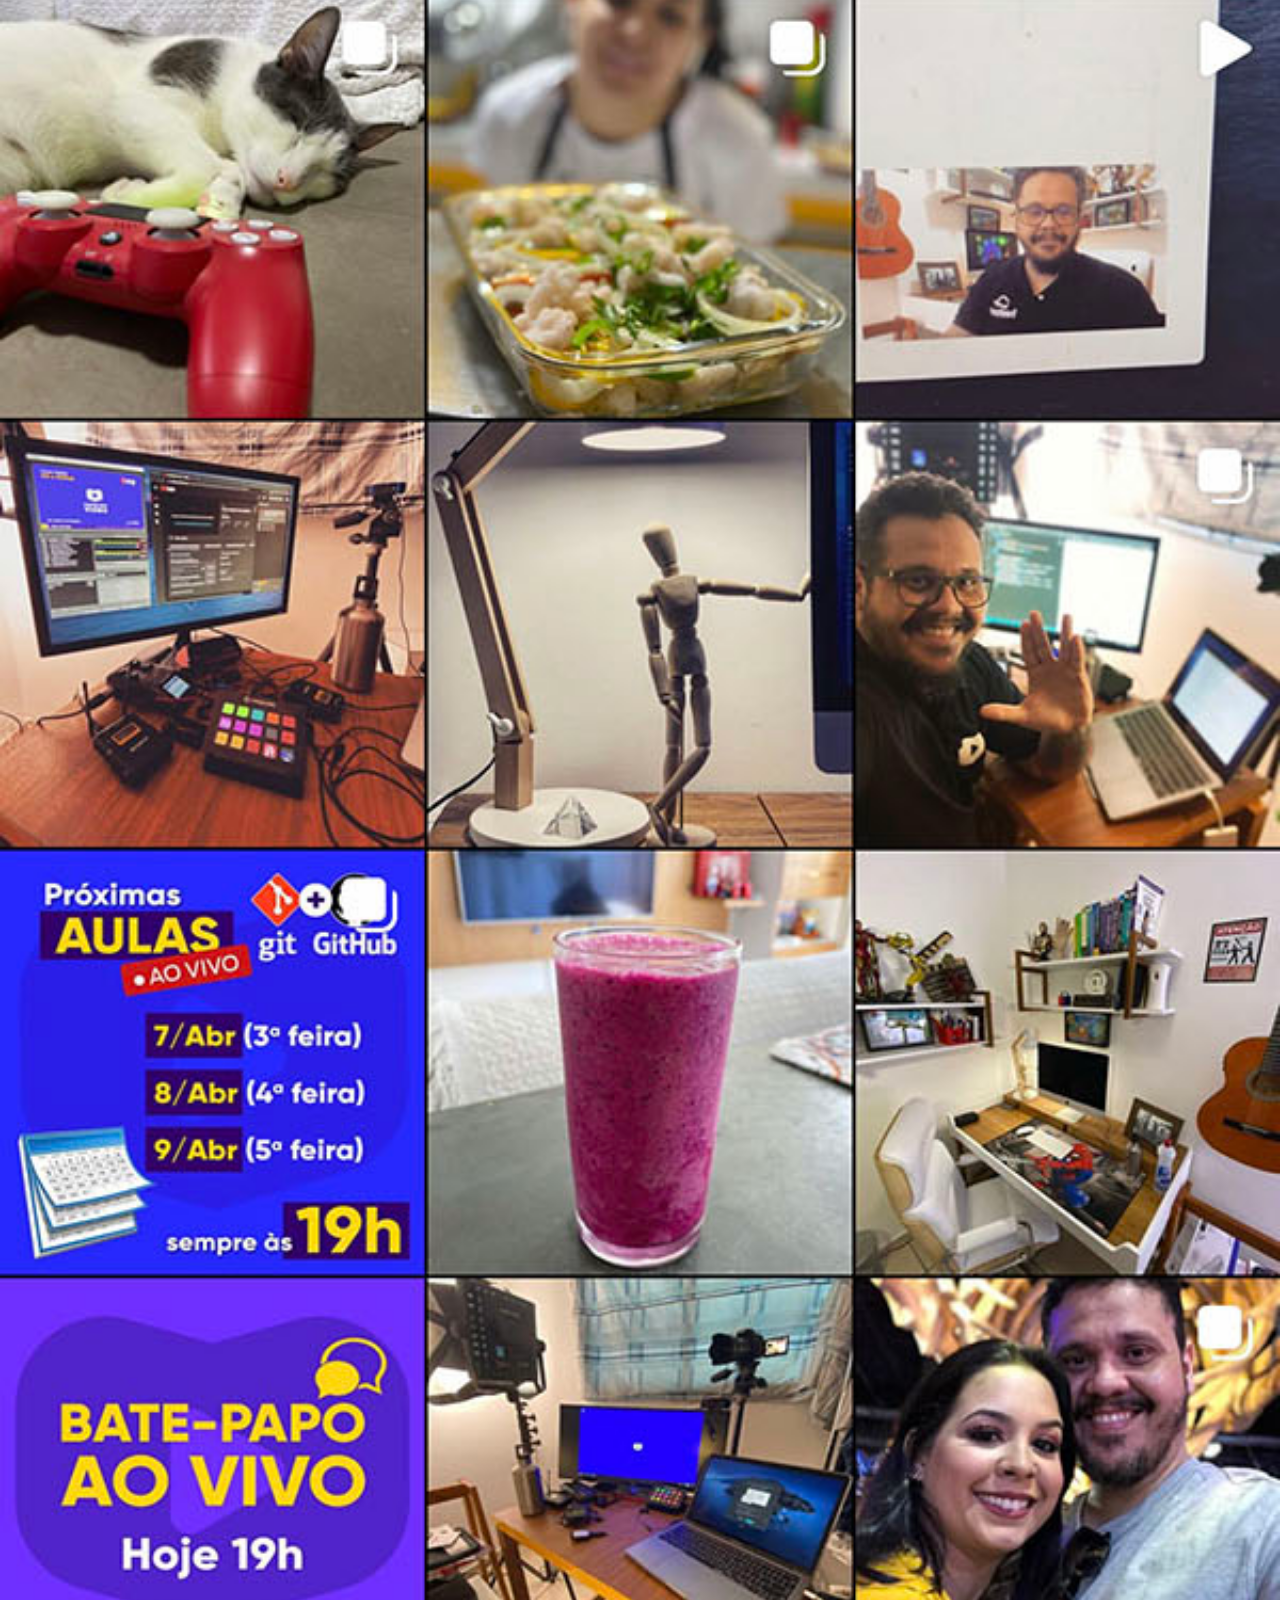
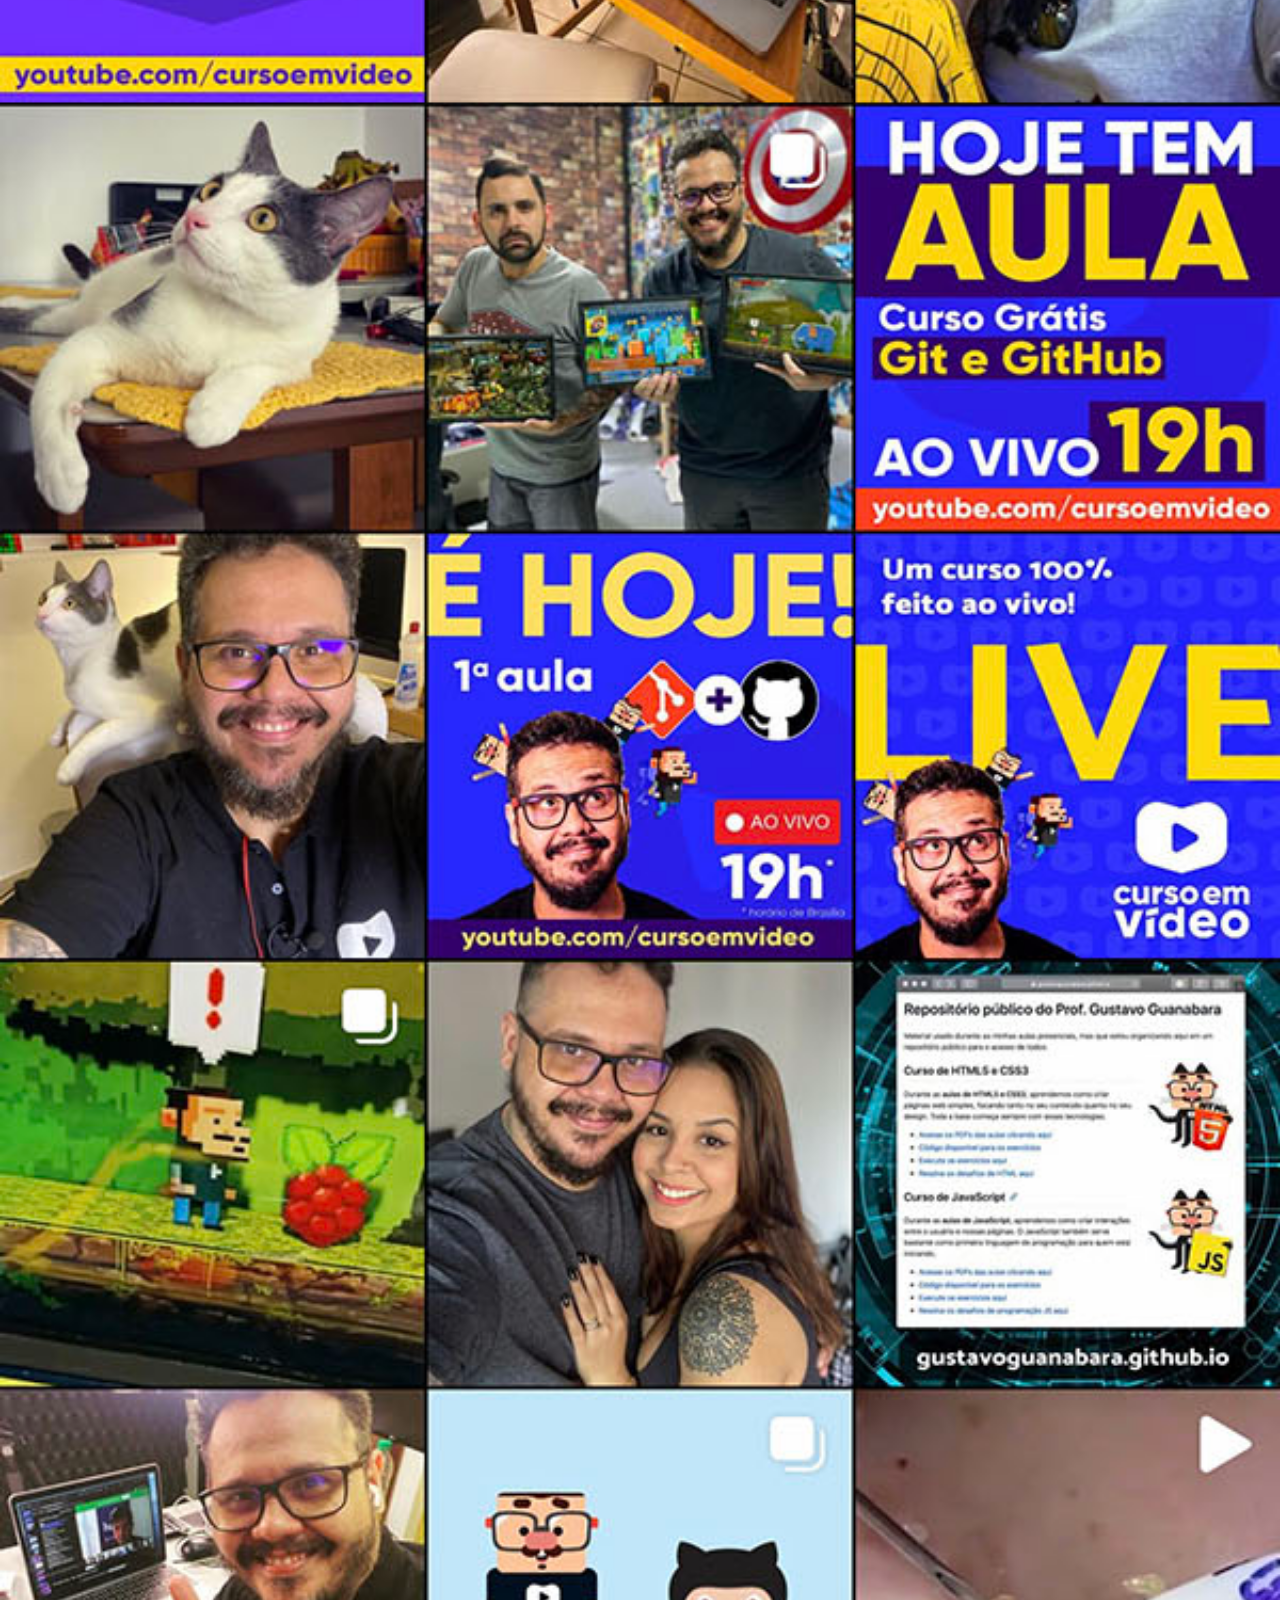
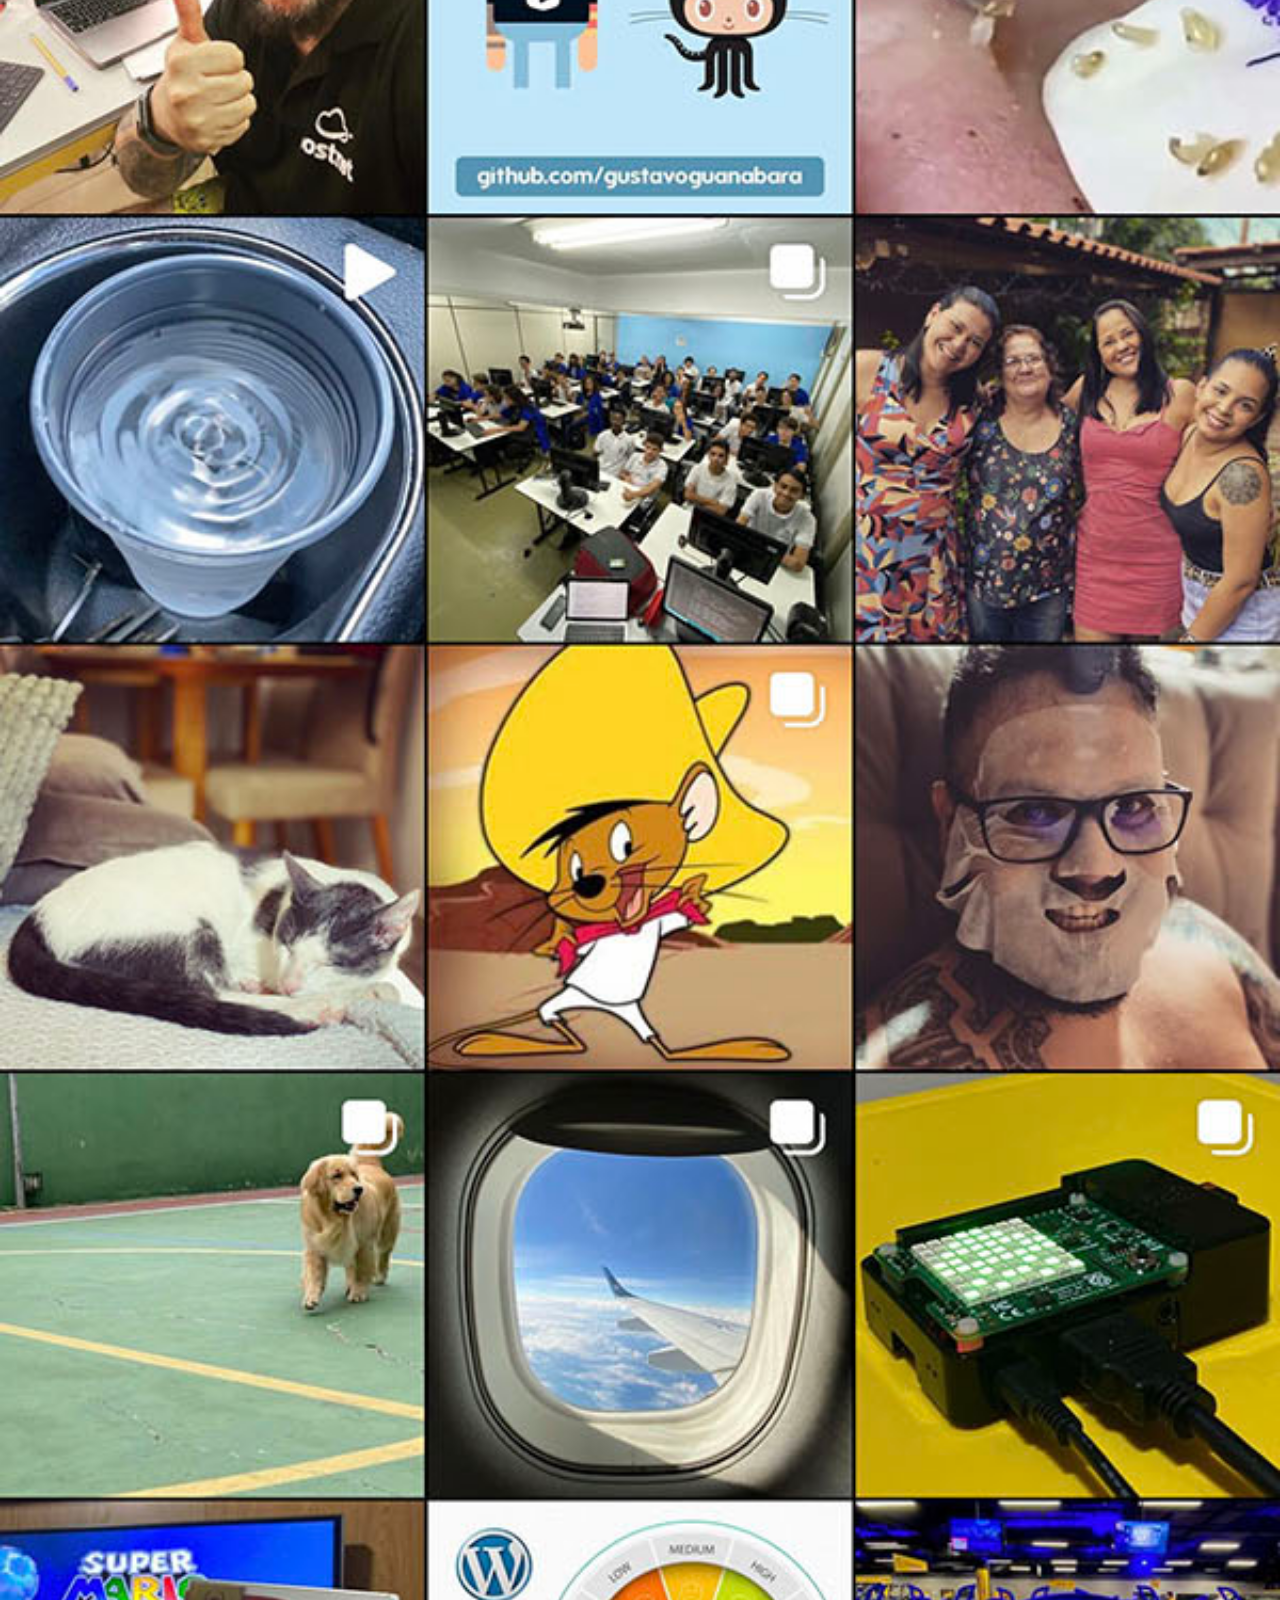
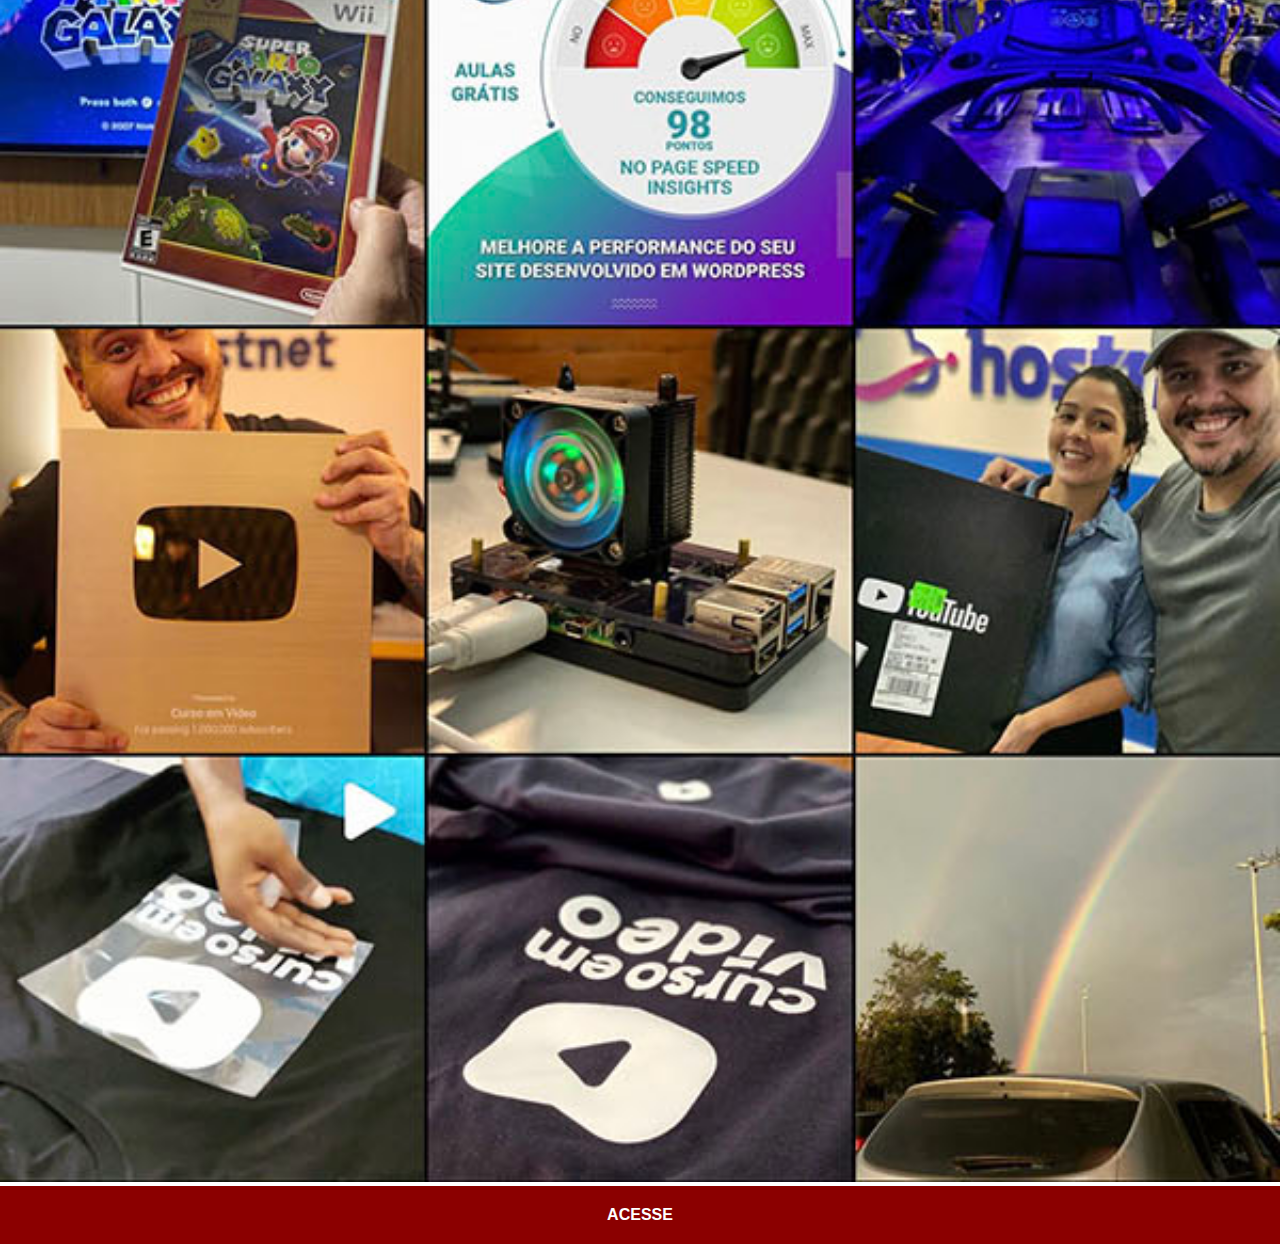
<file: instagram.html>
<!DOCTYPE html>
<html lang="pt-br">
<head>
    <meta charset="UTF-8">
    <meta http-equiv="X-UA-Compatible" content="IE=edge">
    <meta name="viewport" content="width=device-width, initial-scale=1.0">
    <link rel="stylesheet" href="style/social.css">
    <title>Instagram</title>
</head>
<body>
    <img src="imagens/tela-instagram.jpg" alt="GitHub">
    <a href="https://www.instagram.com/gustavoguanabara/" target="_blank">ACESSE</a>
</body>
</html>
</file>
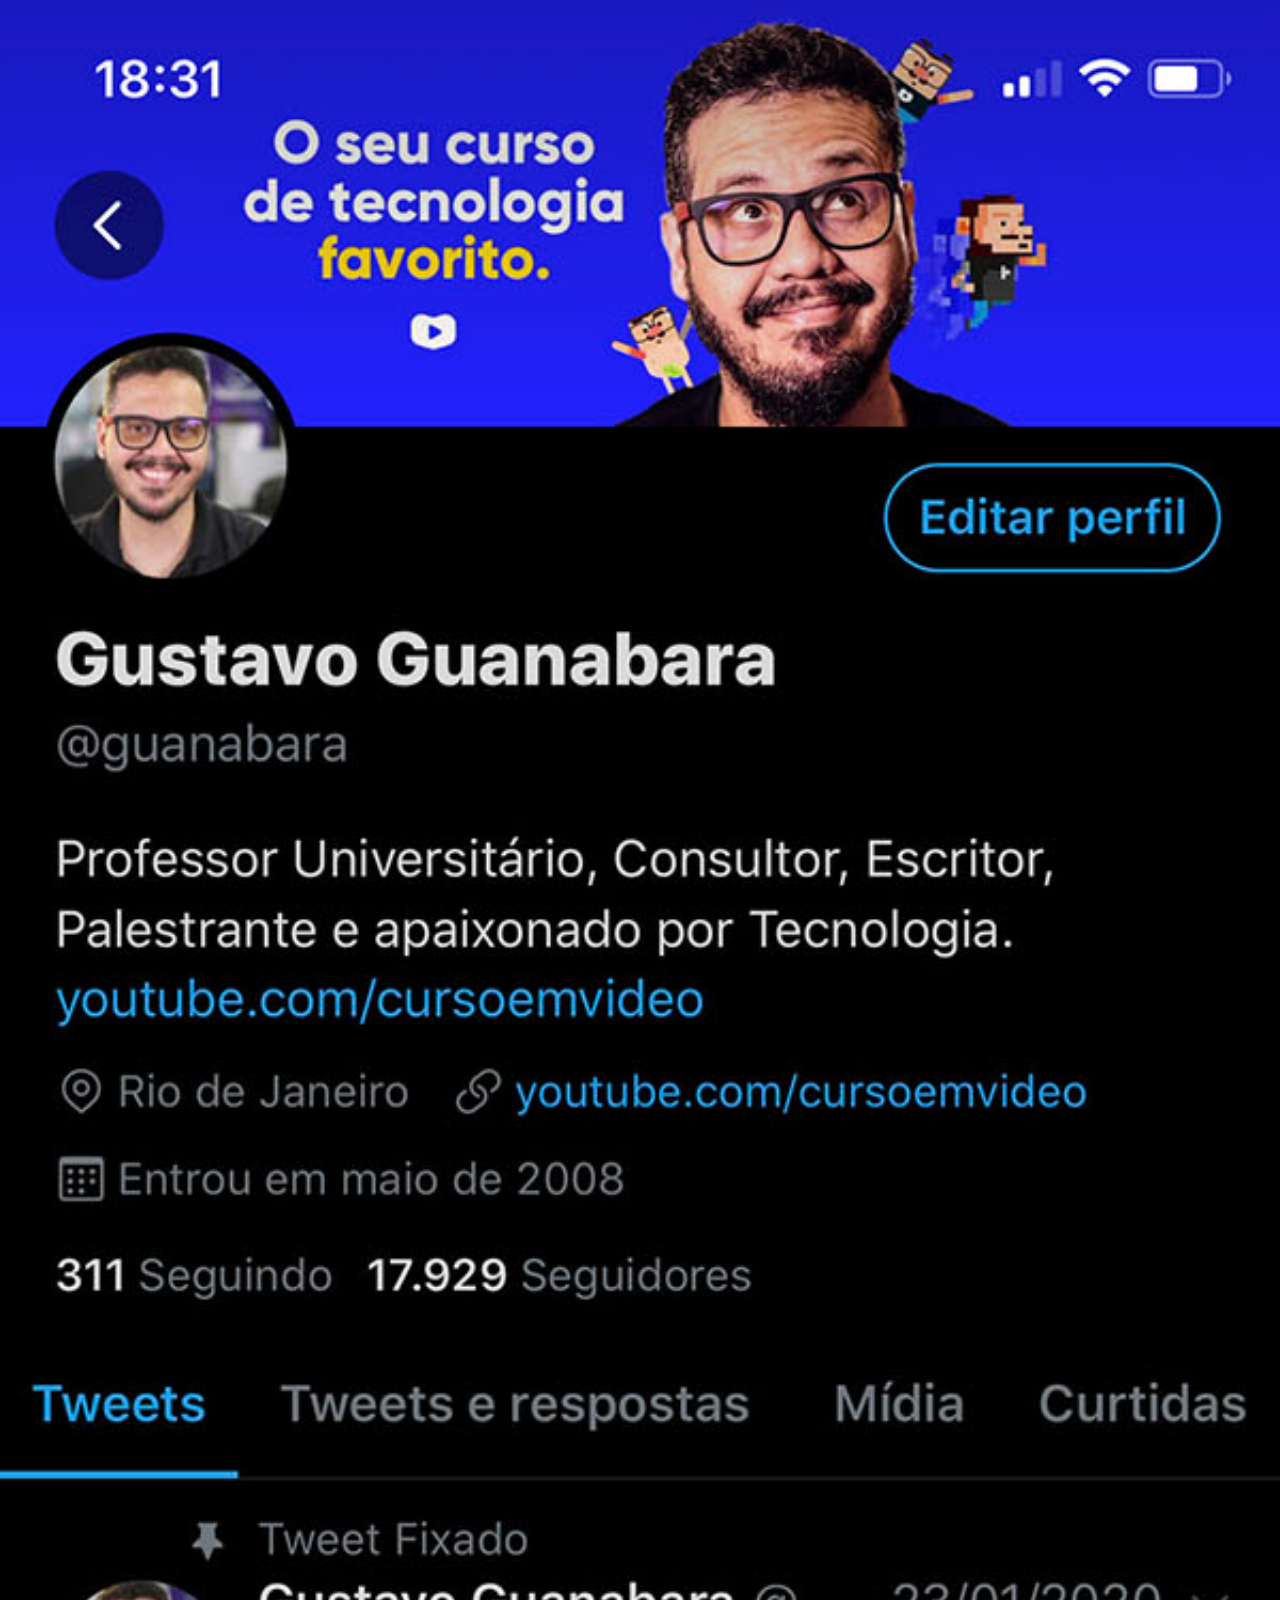
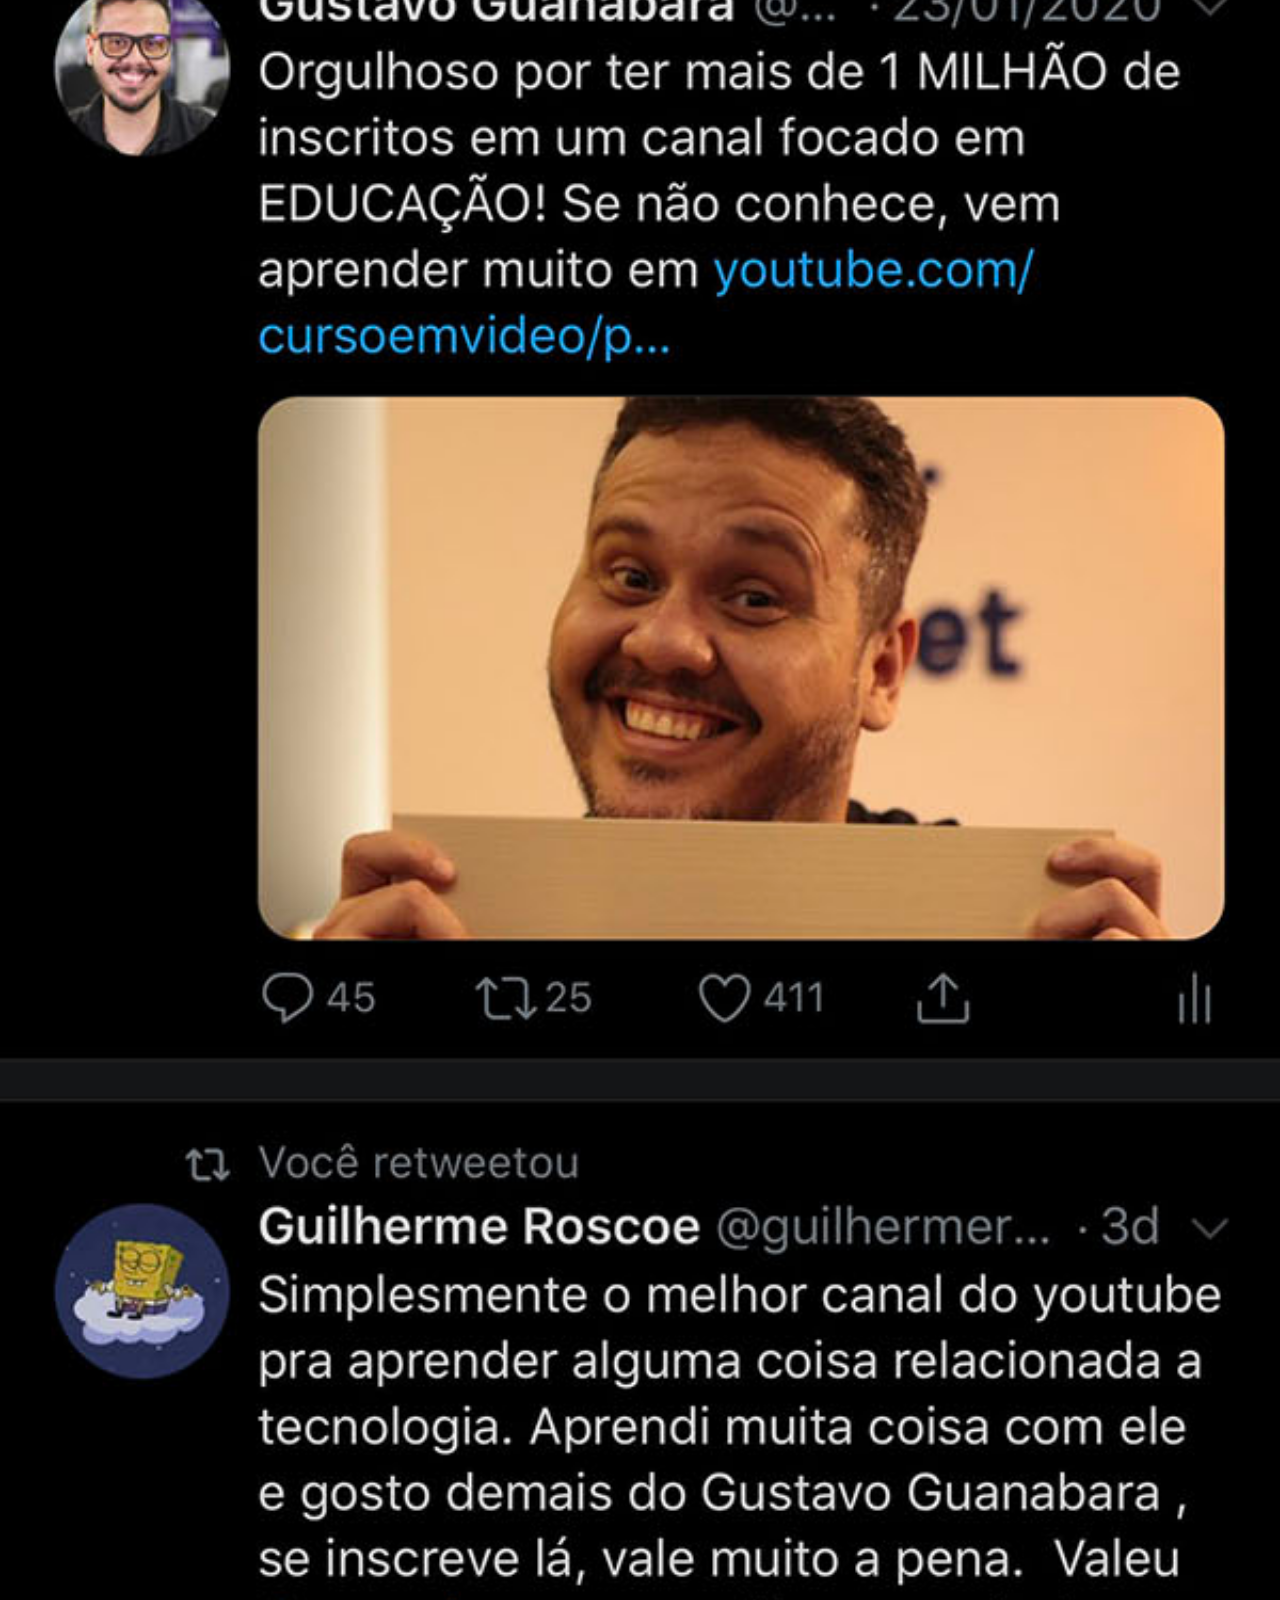
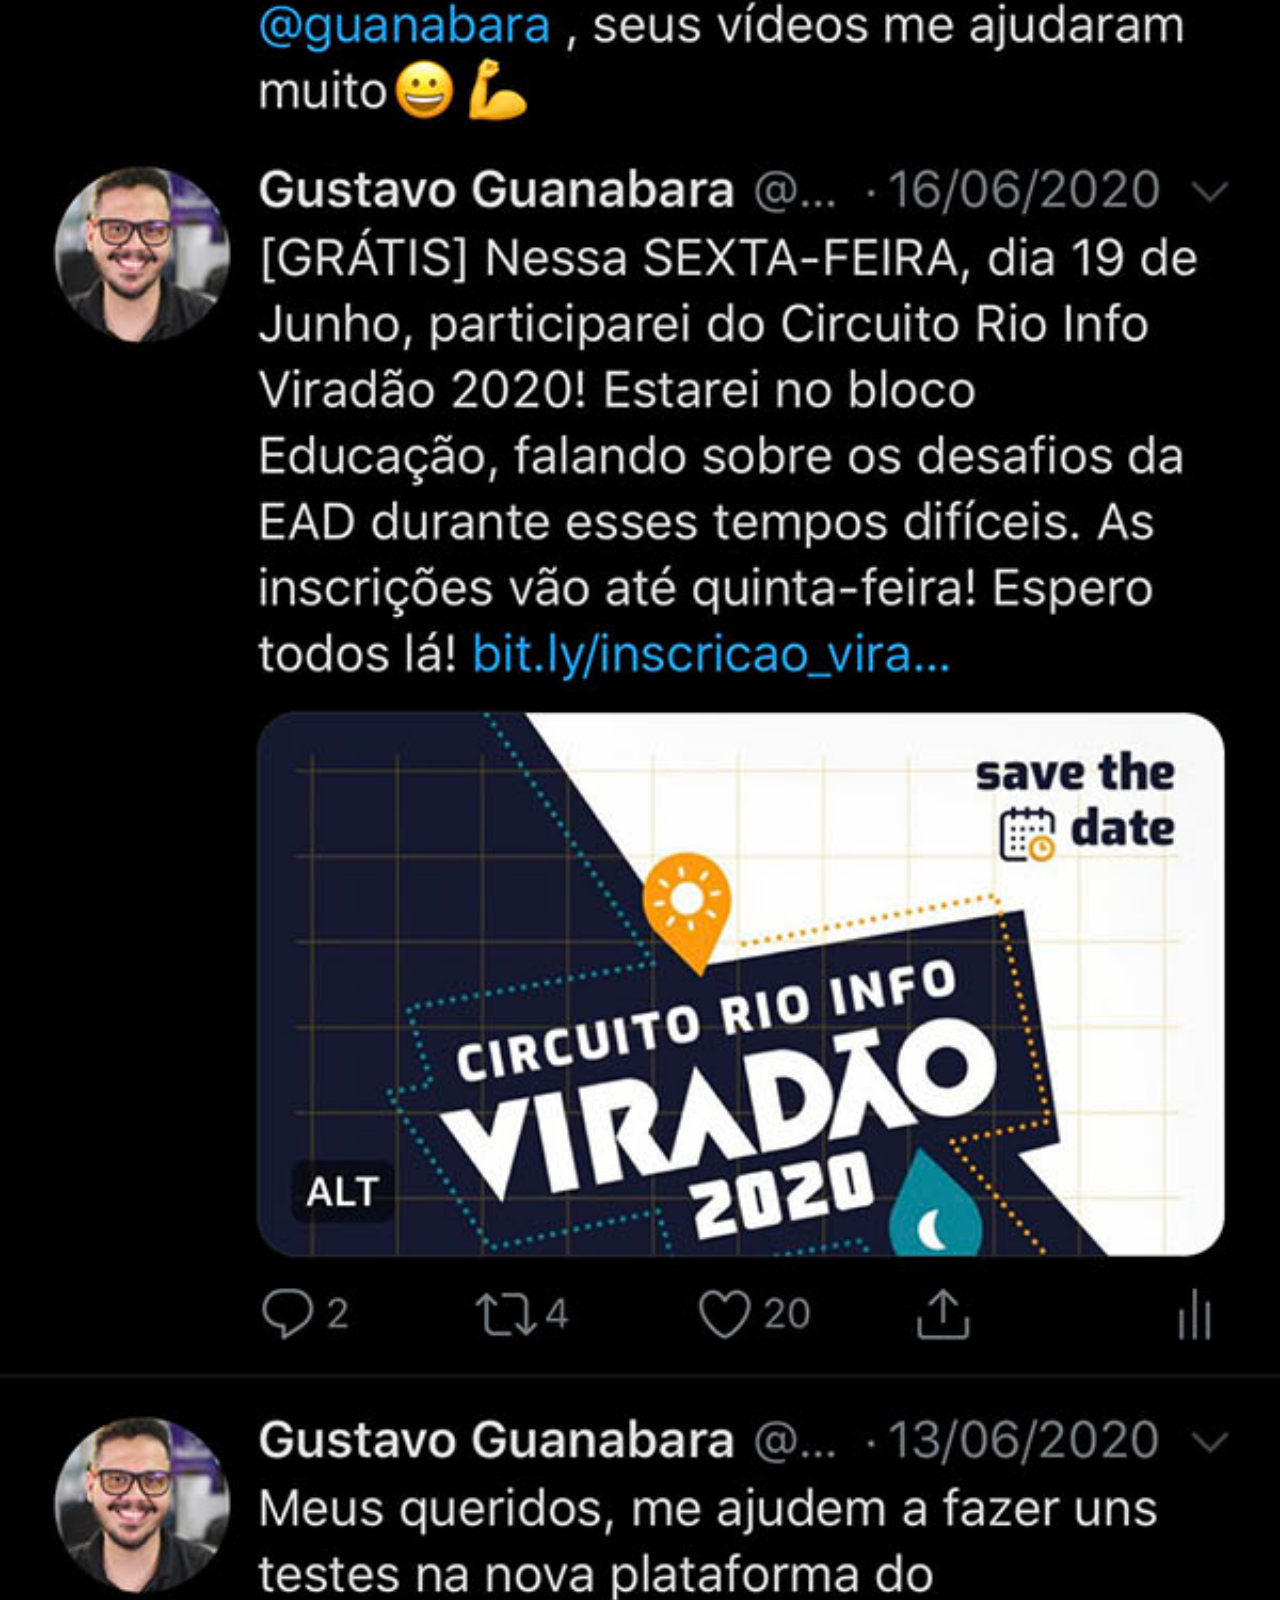
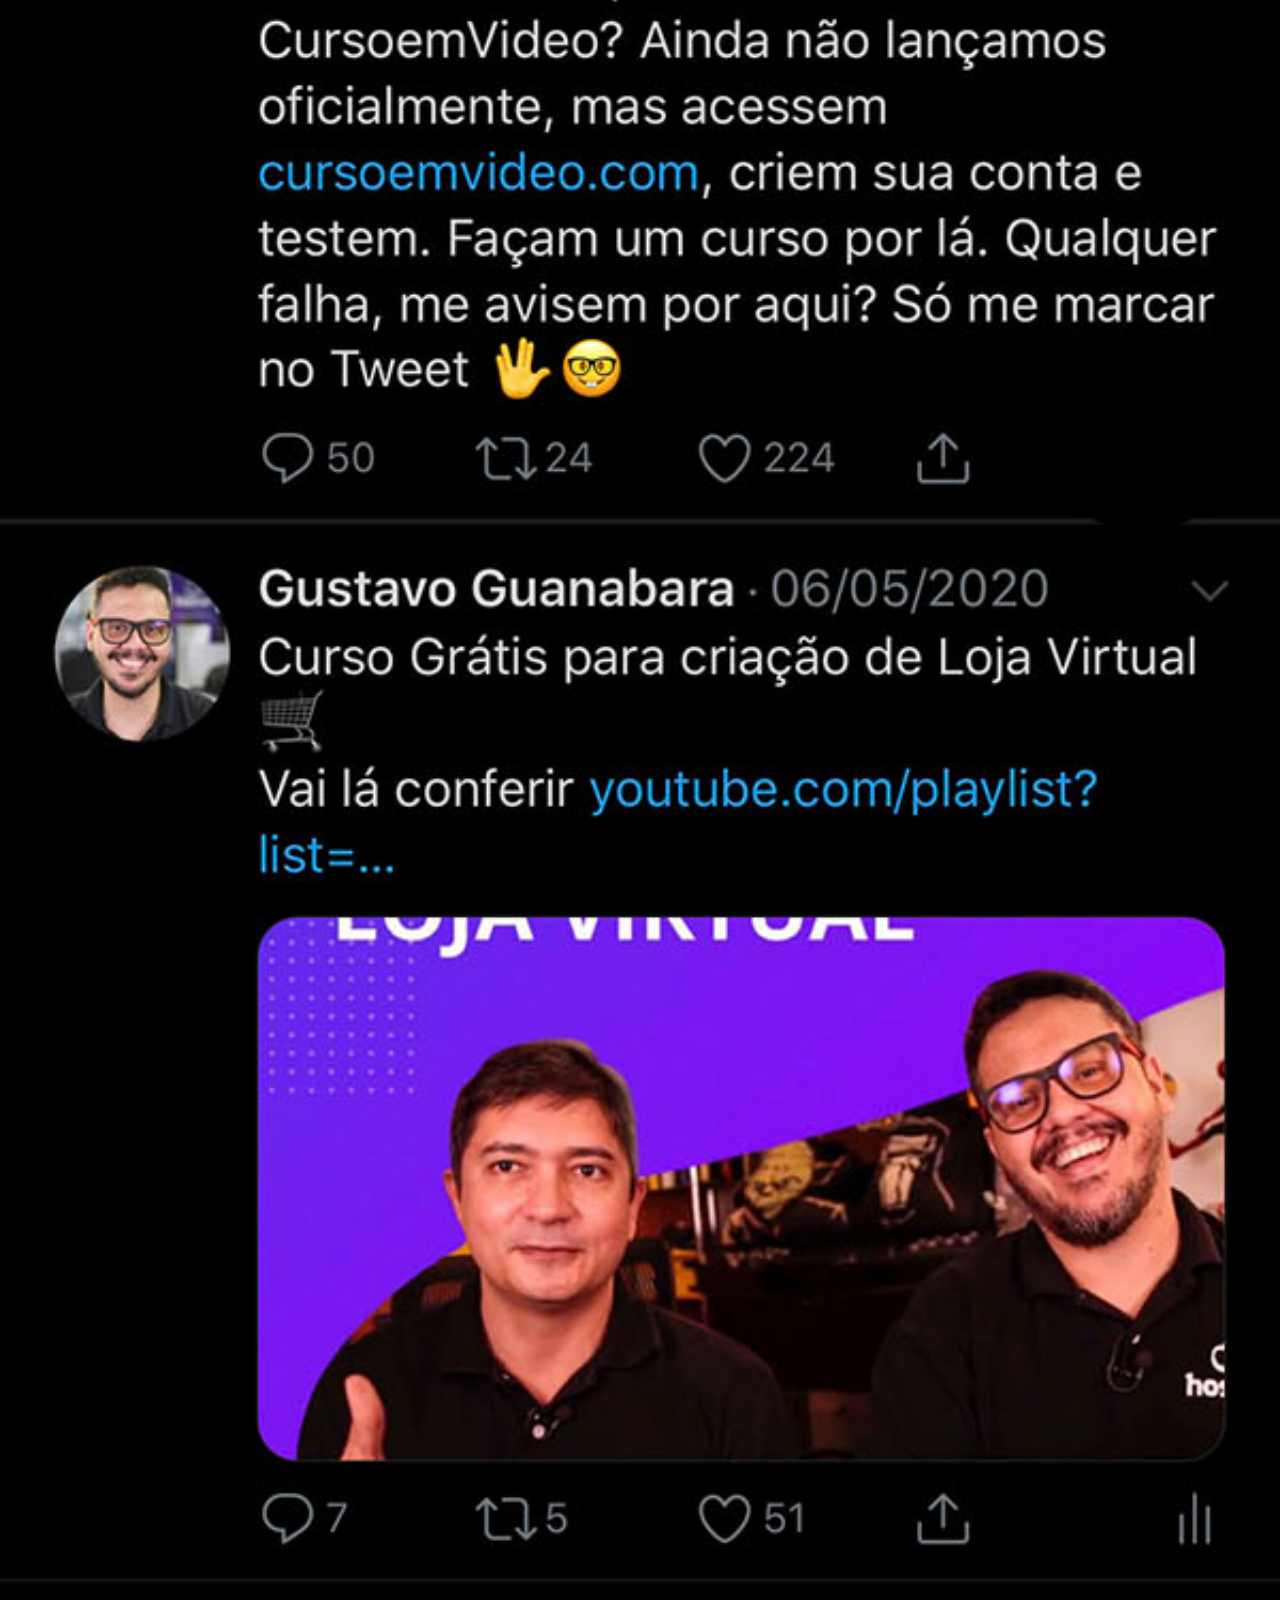
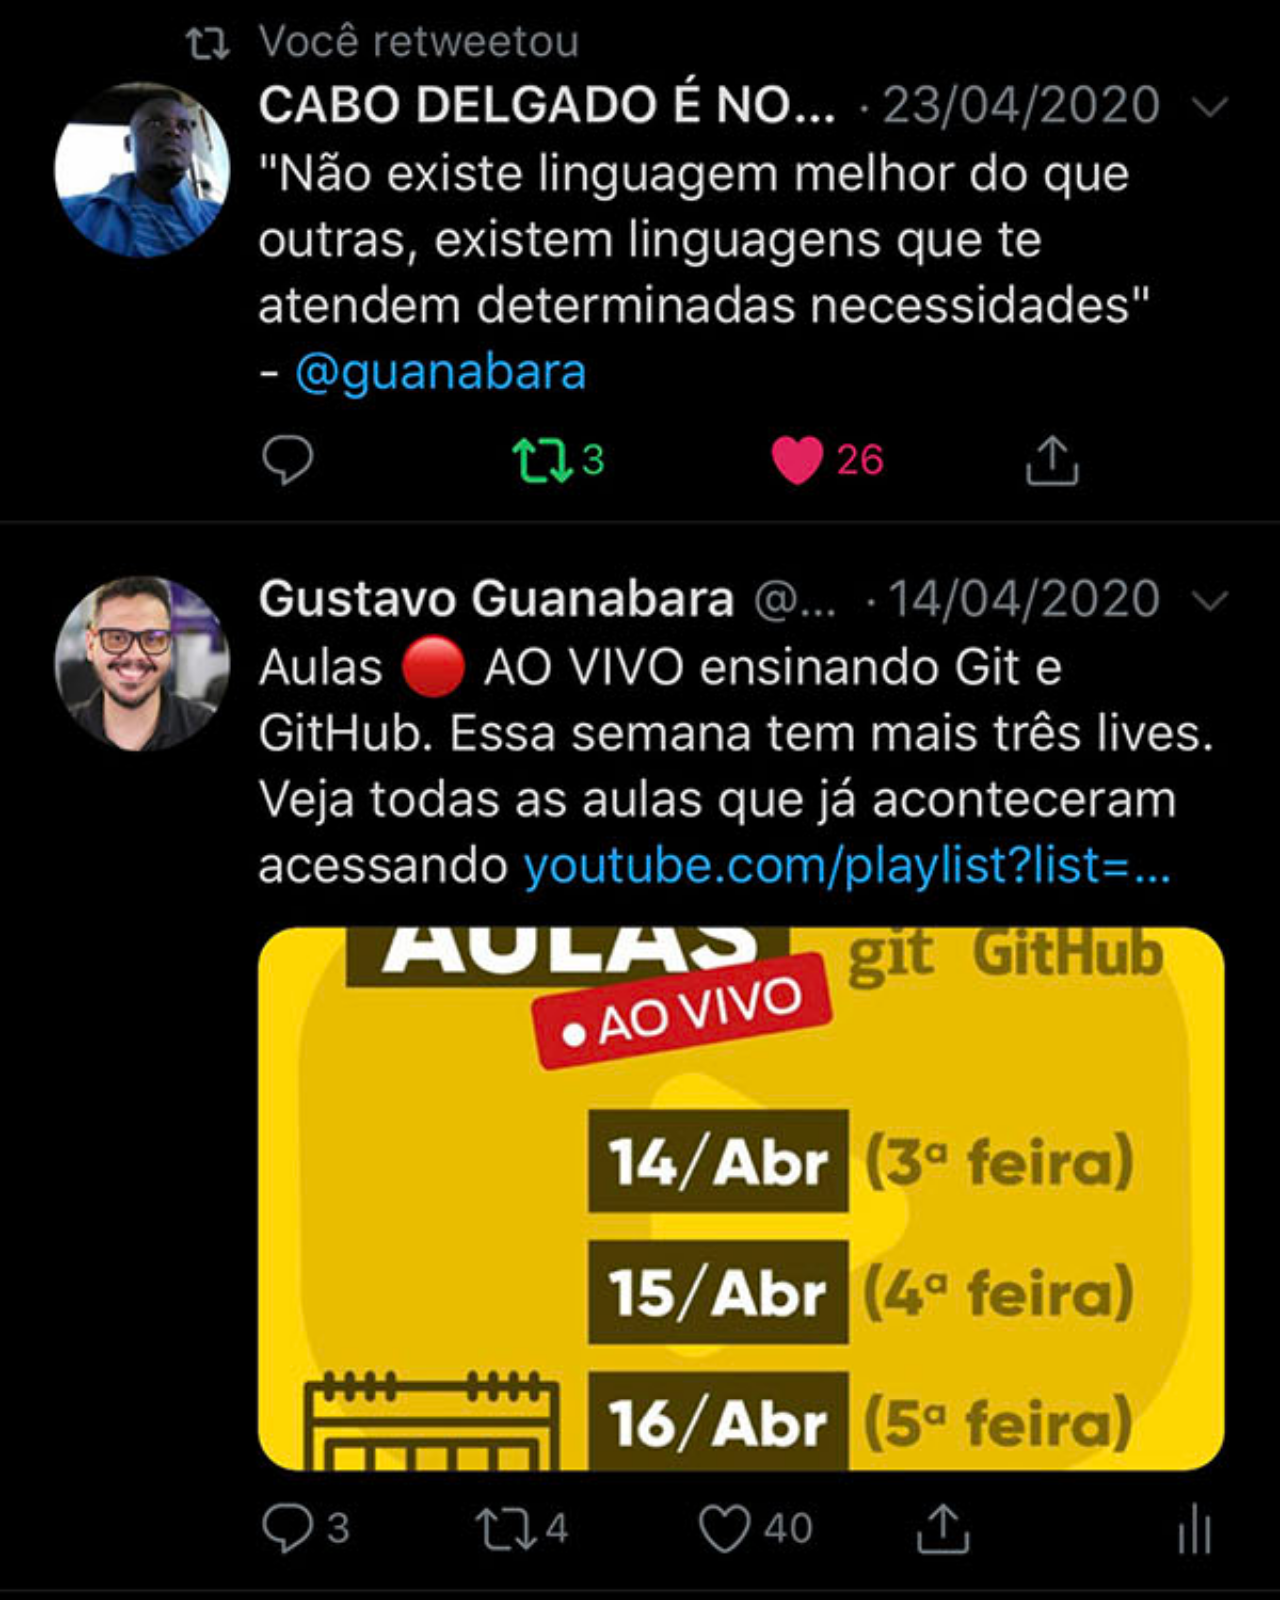
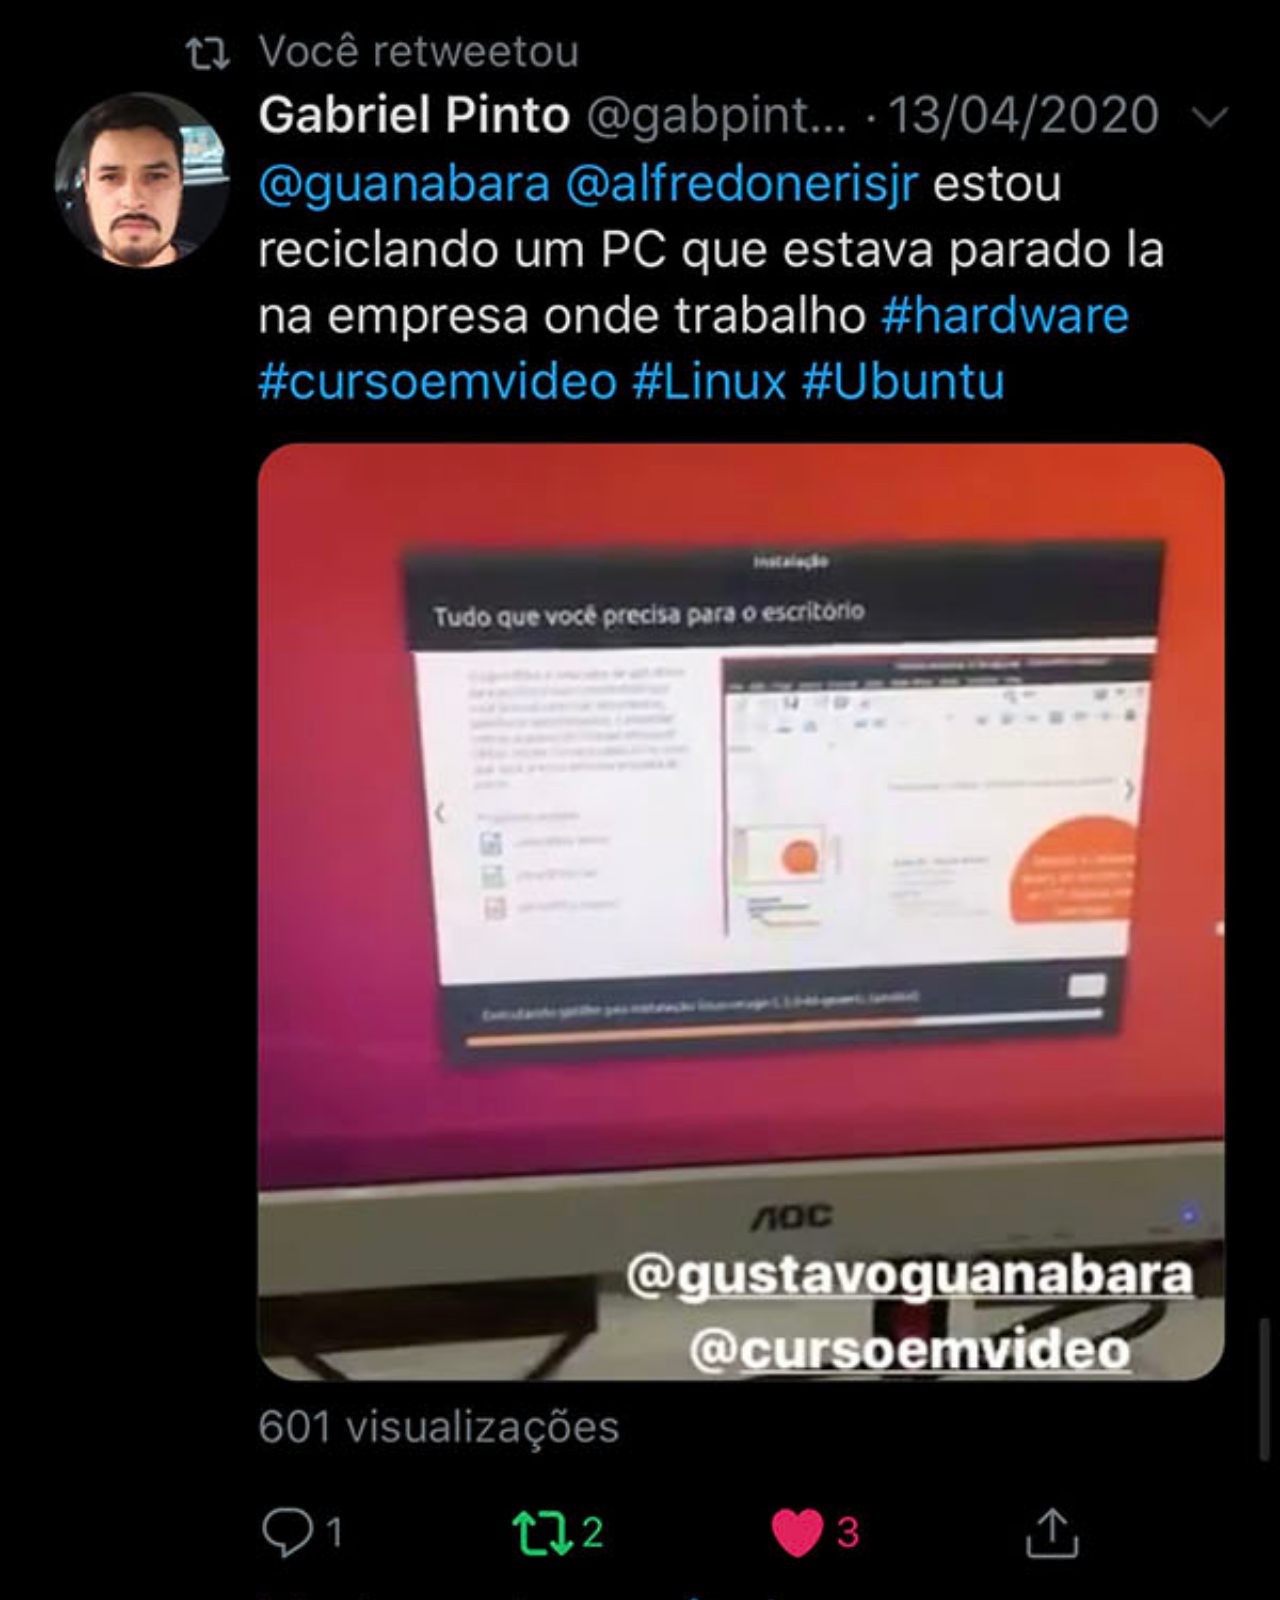
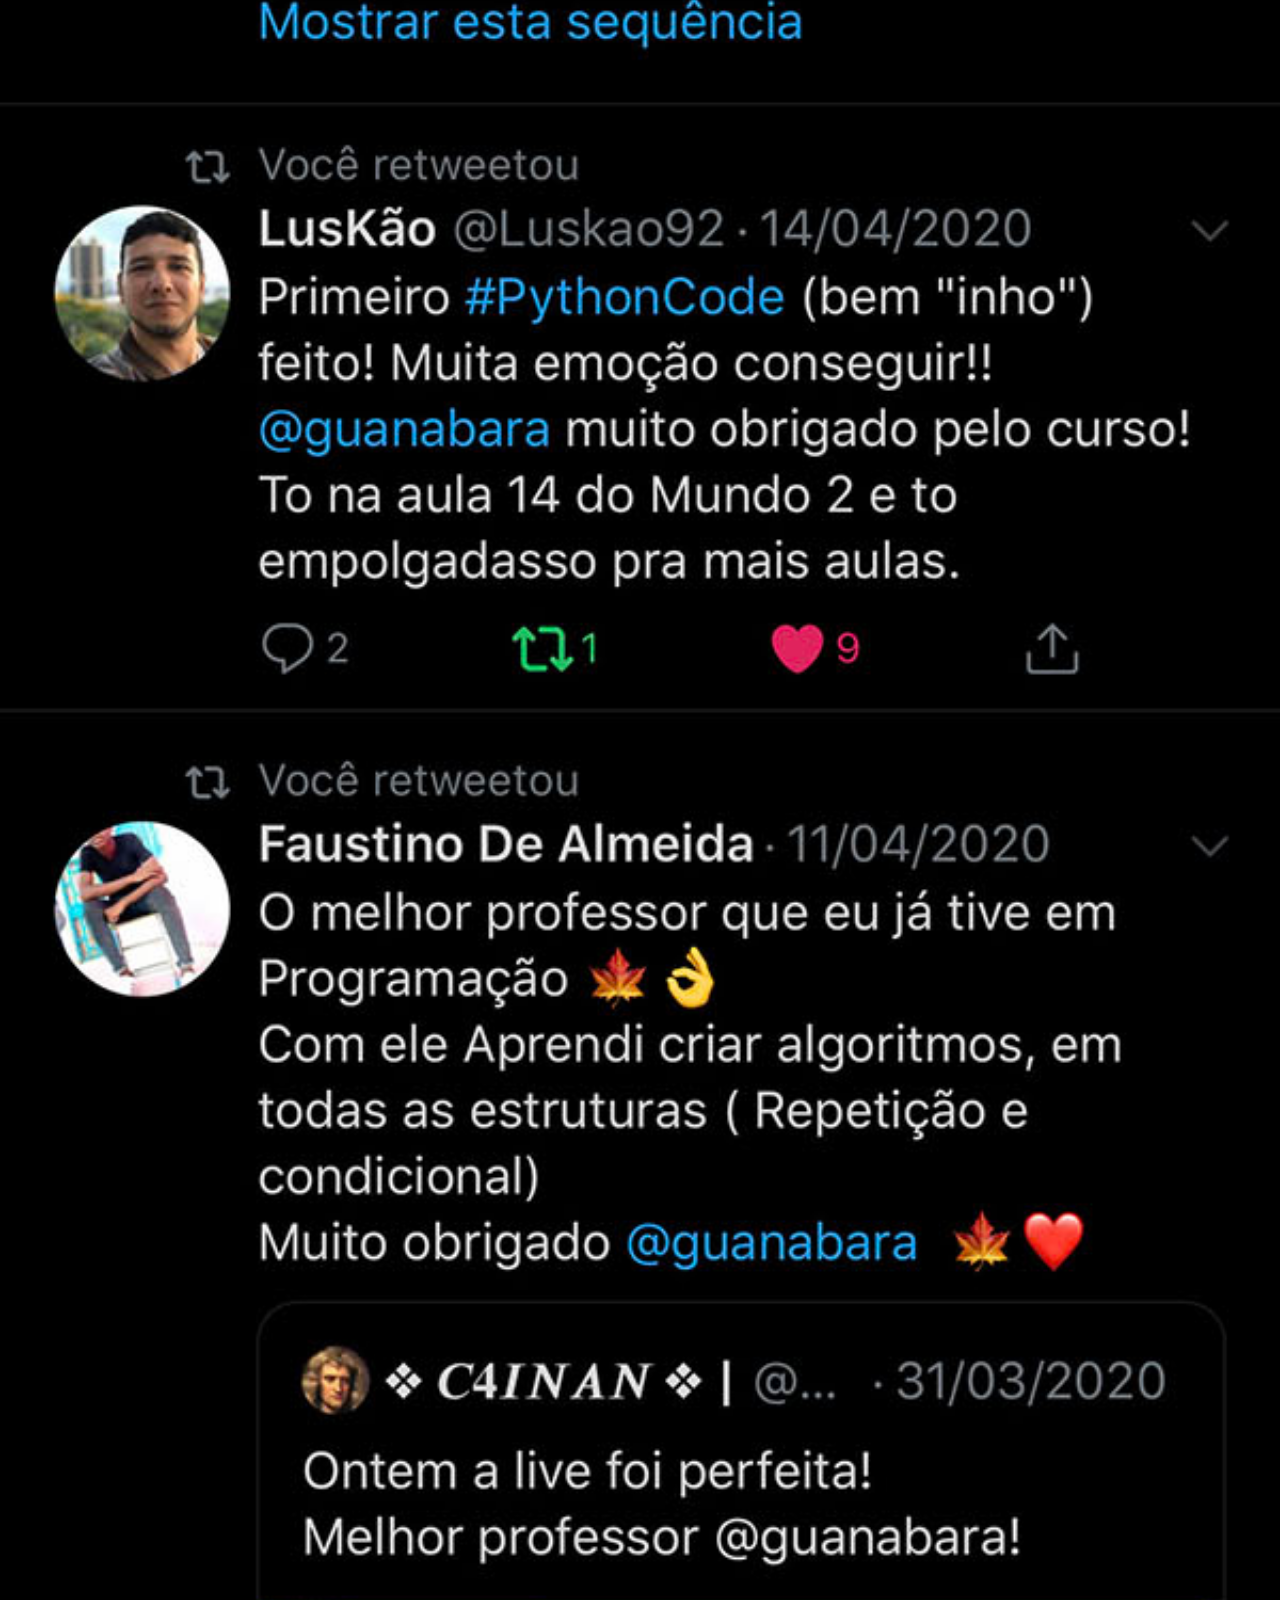
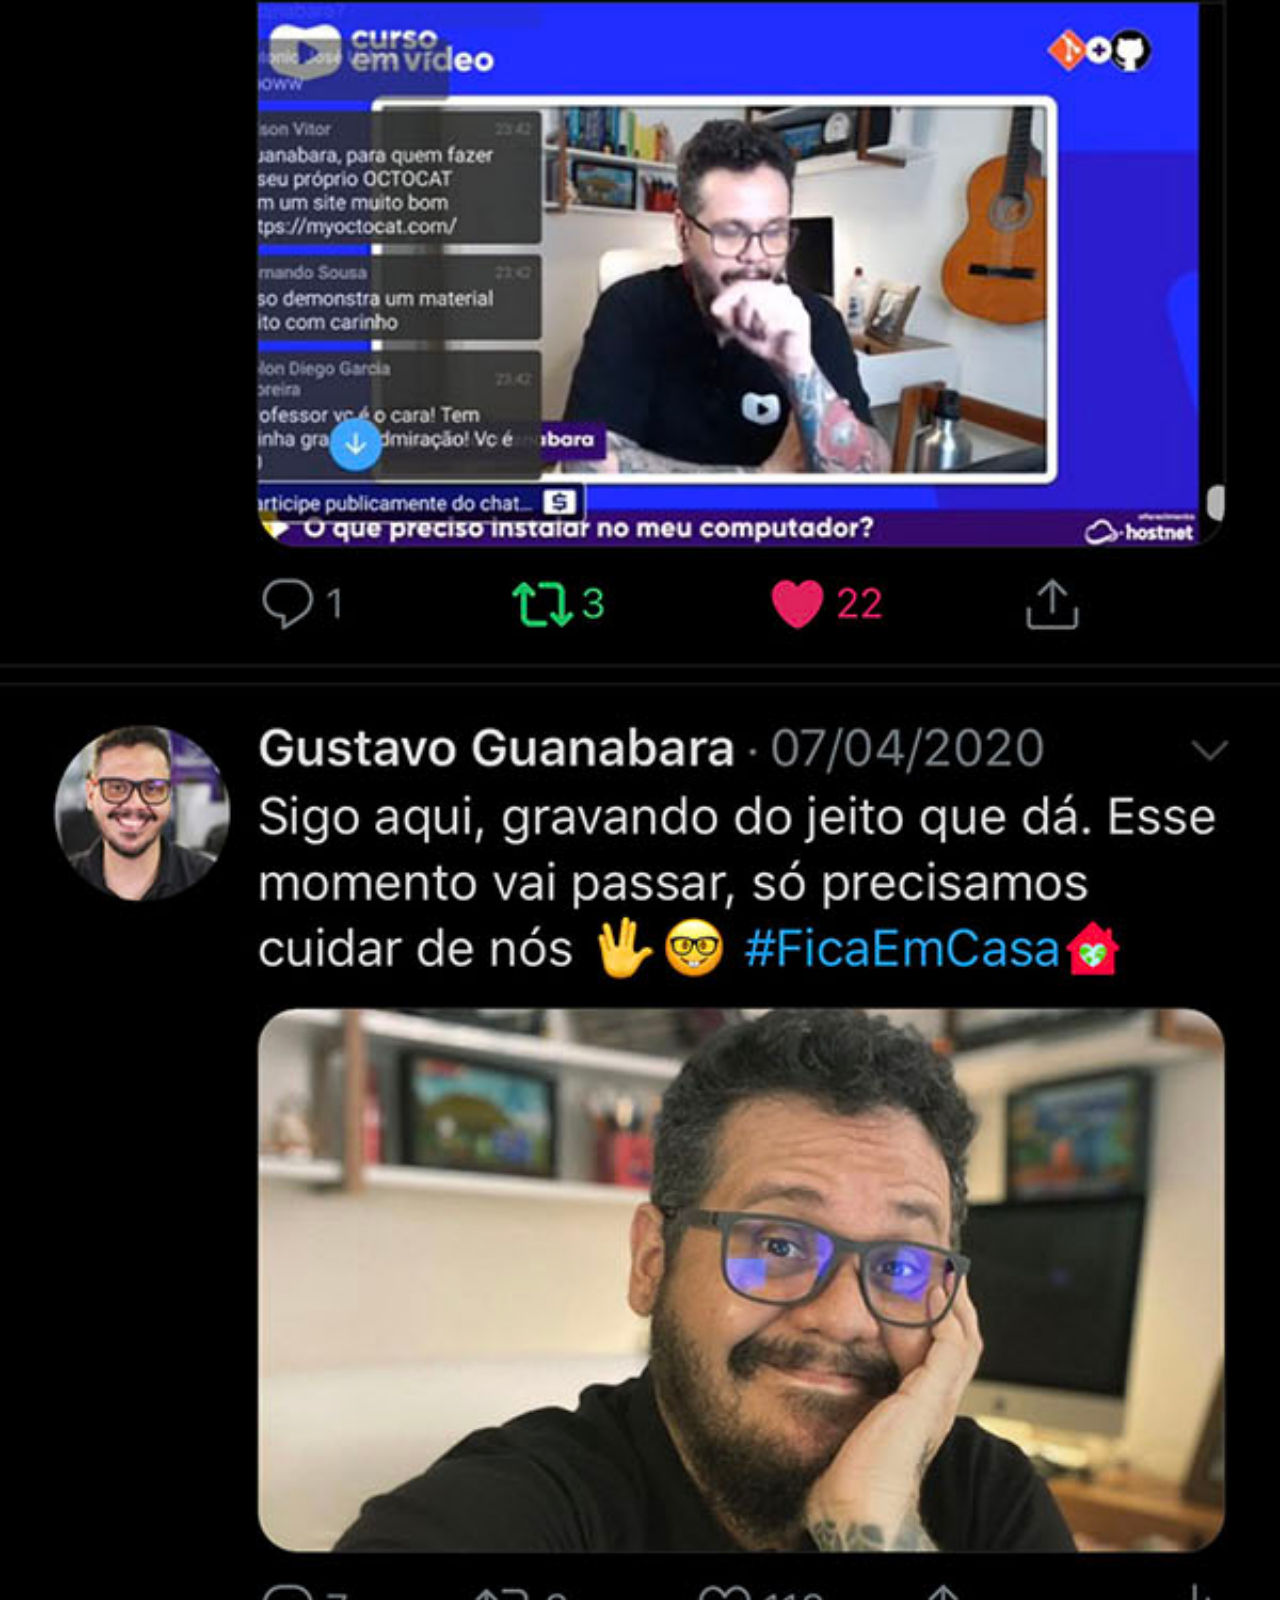
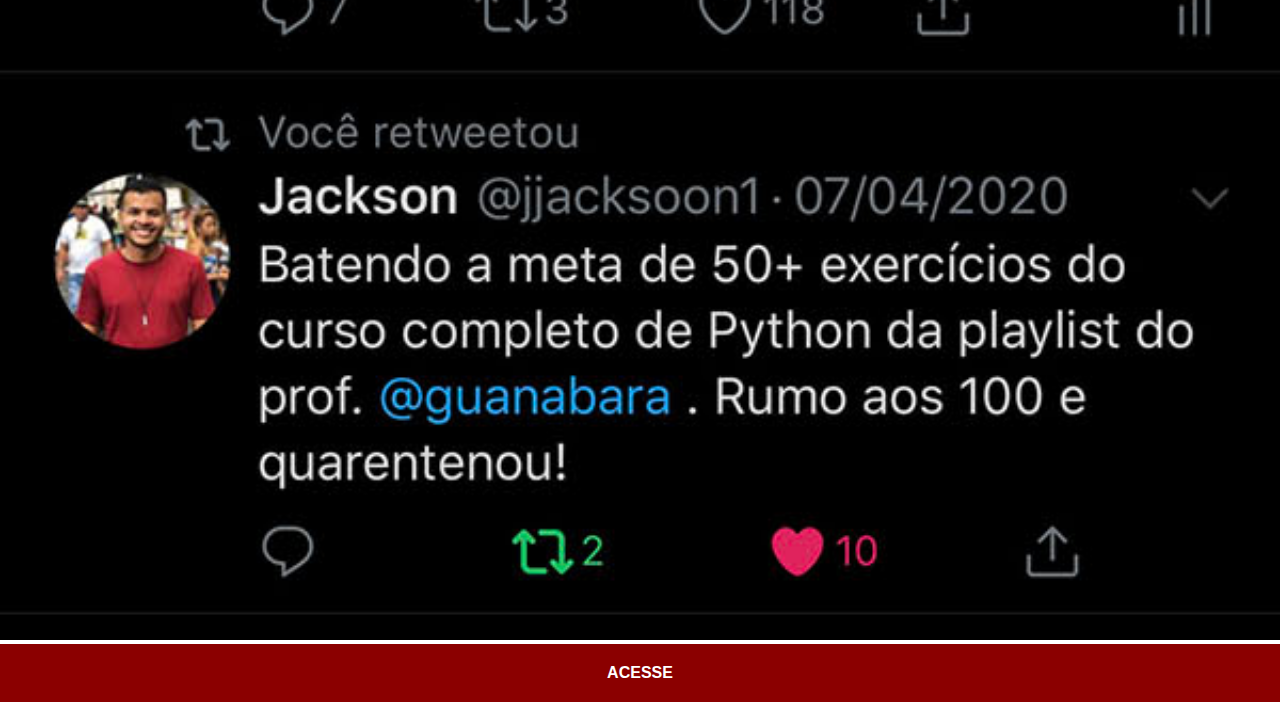
<file: twitter.html>
<!DOCTYPE html>
<html lang="pt-br">
<head>
    <meta charset="UTF-8">
    <meta http-equiv="X-UA-Compatible" content="IE=edge">
    <meta name="viewport" content="width=device-width, initial-scale=1.0">
    <link rel="stylesheet" href="style/social.css">
    <title>Twitter</title>
</head>
<body>
    <img src="imagens/tela-twitter.jpg" alt="GitHub">
    <a href="https://twitter.com/guanabara?ref_src=twsrc%5Egoogle%7Ctwcamp%5Eserp%7Ctwgr%5Eauthor" target="_blank">ACESSE</a>
</body>
</html>
</file>
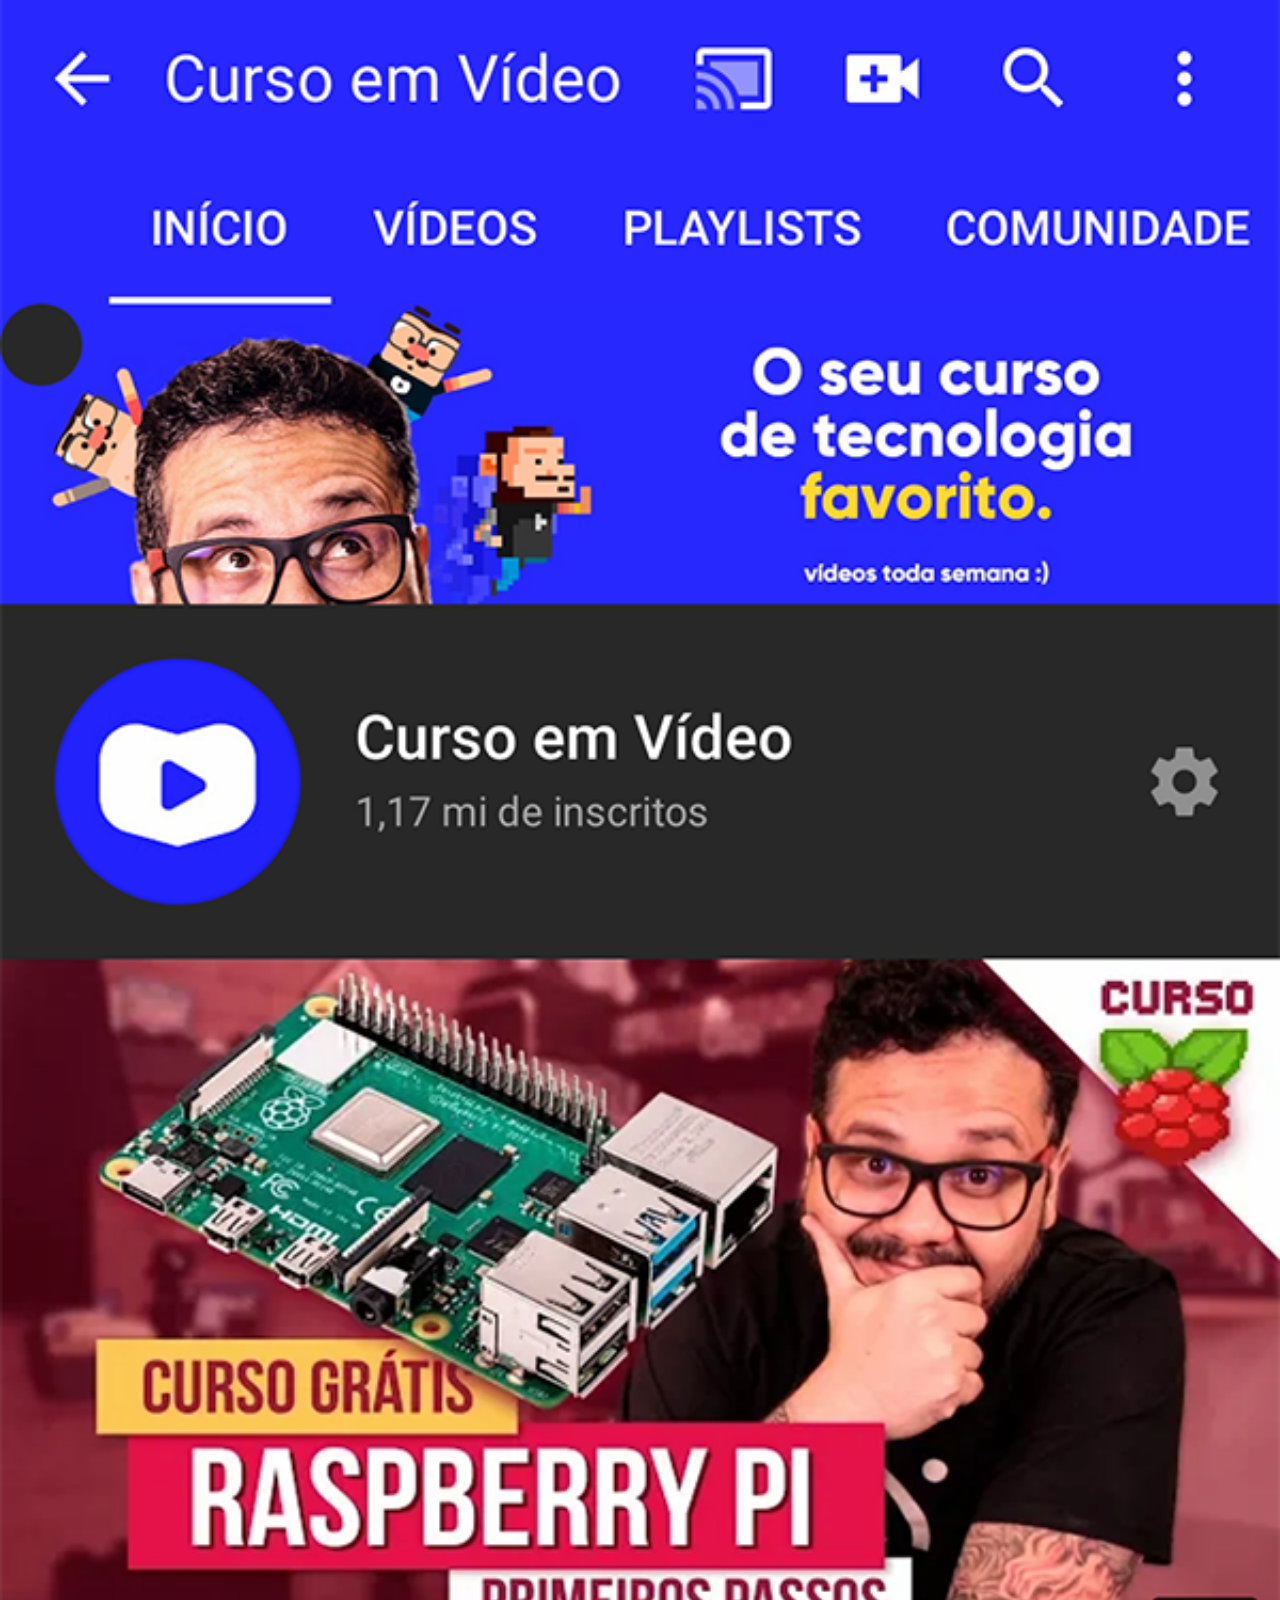
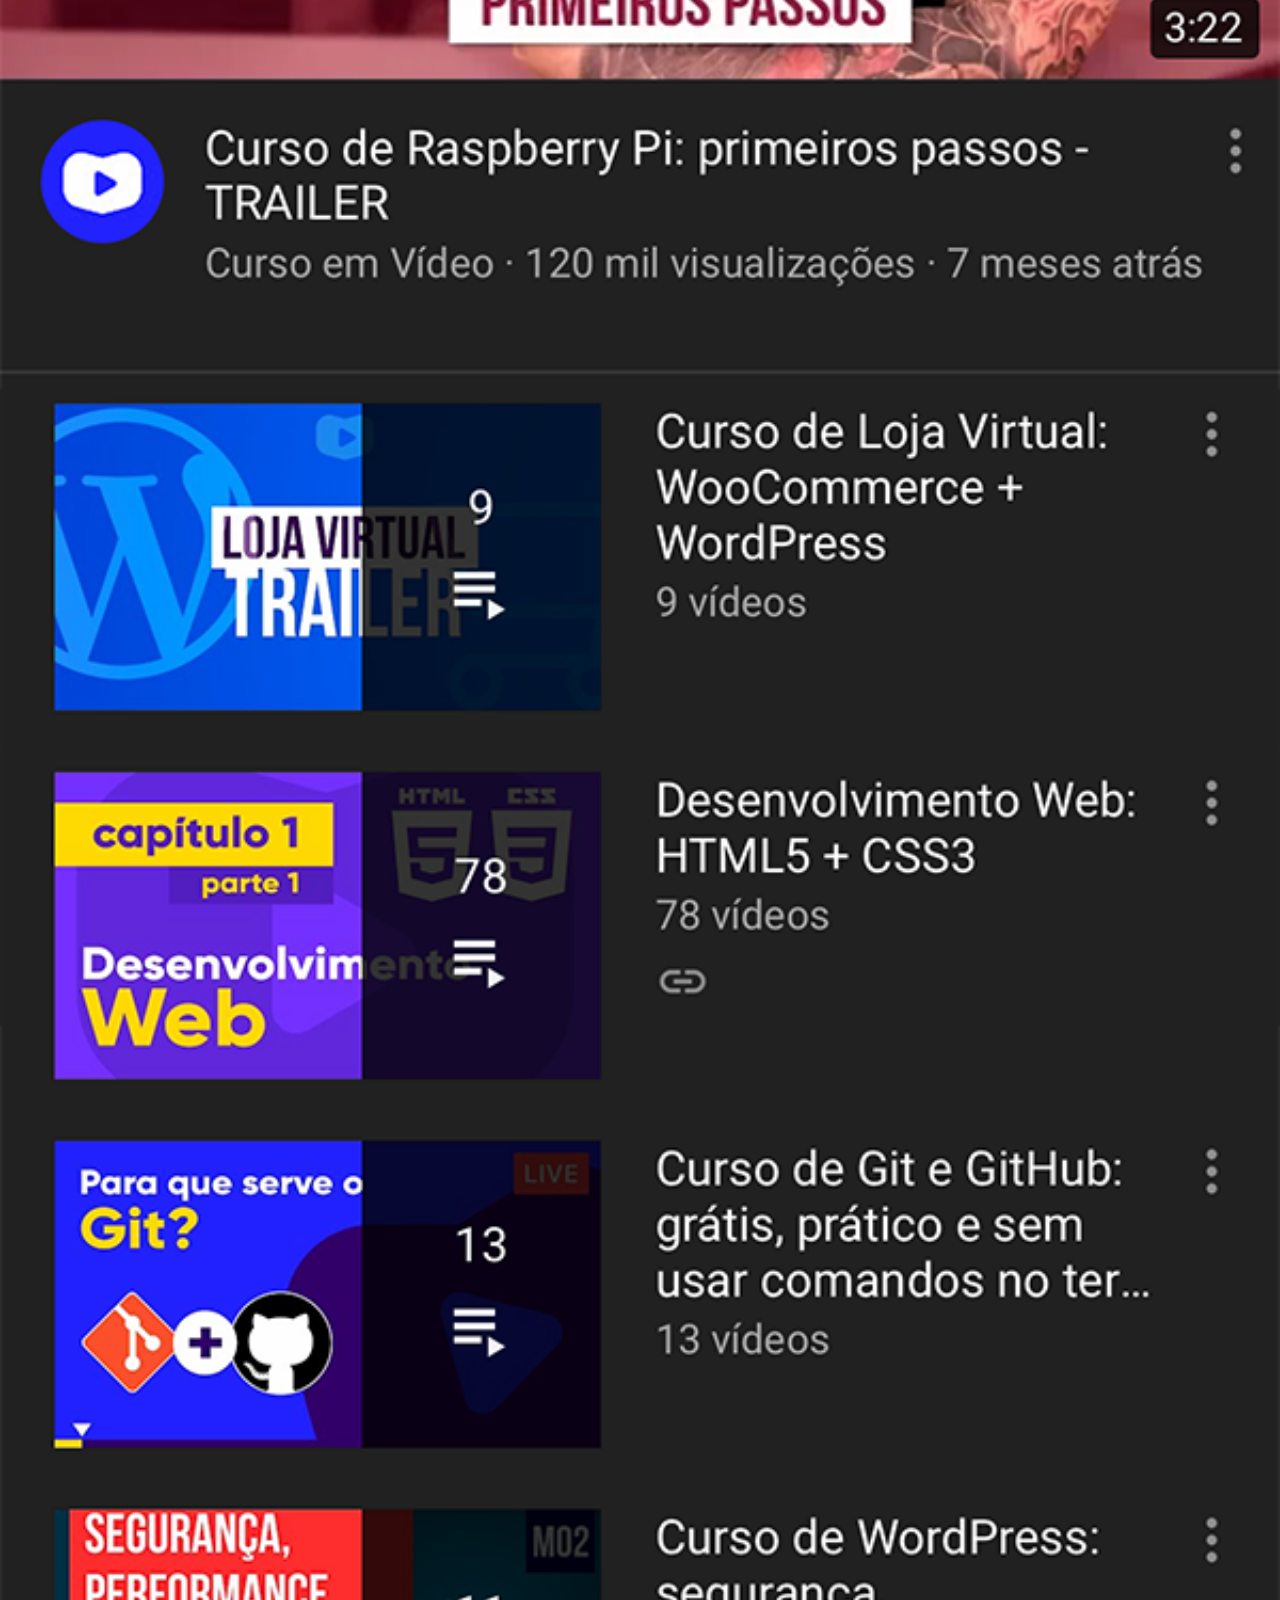
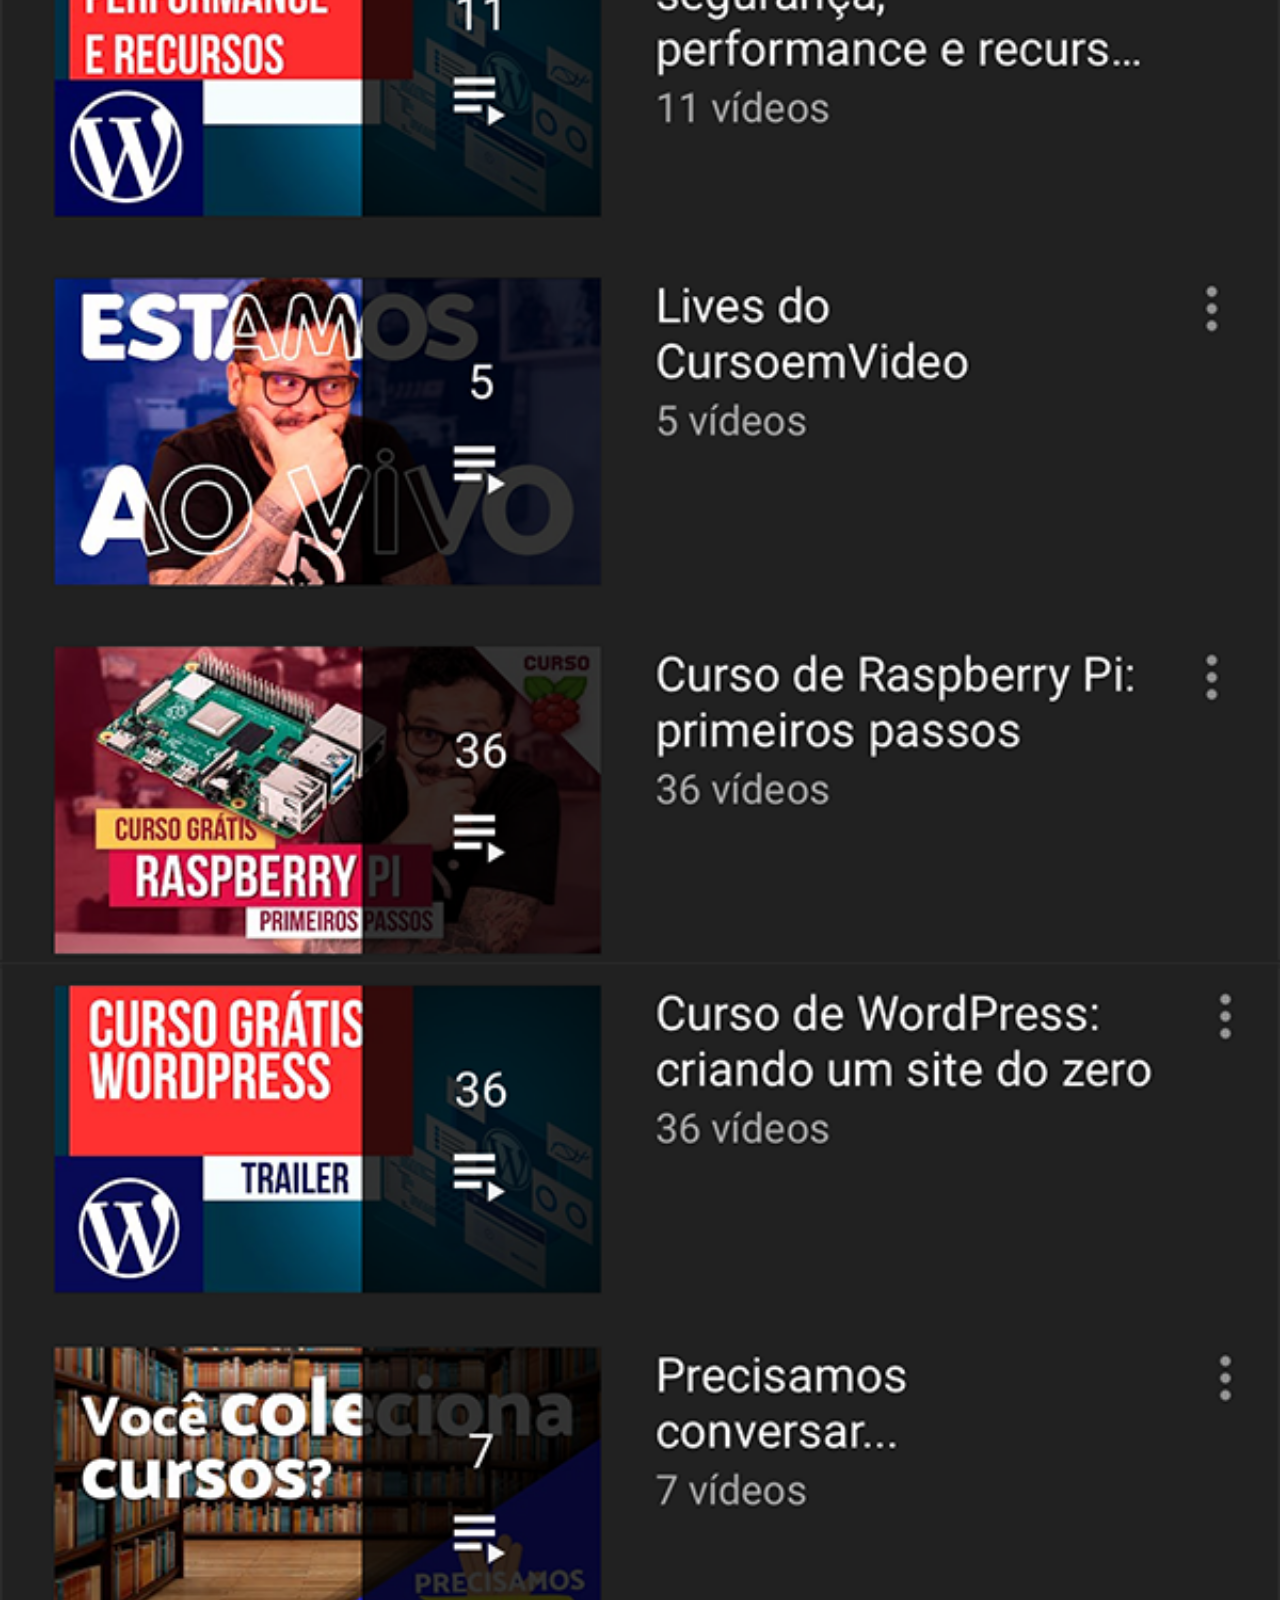
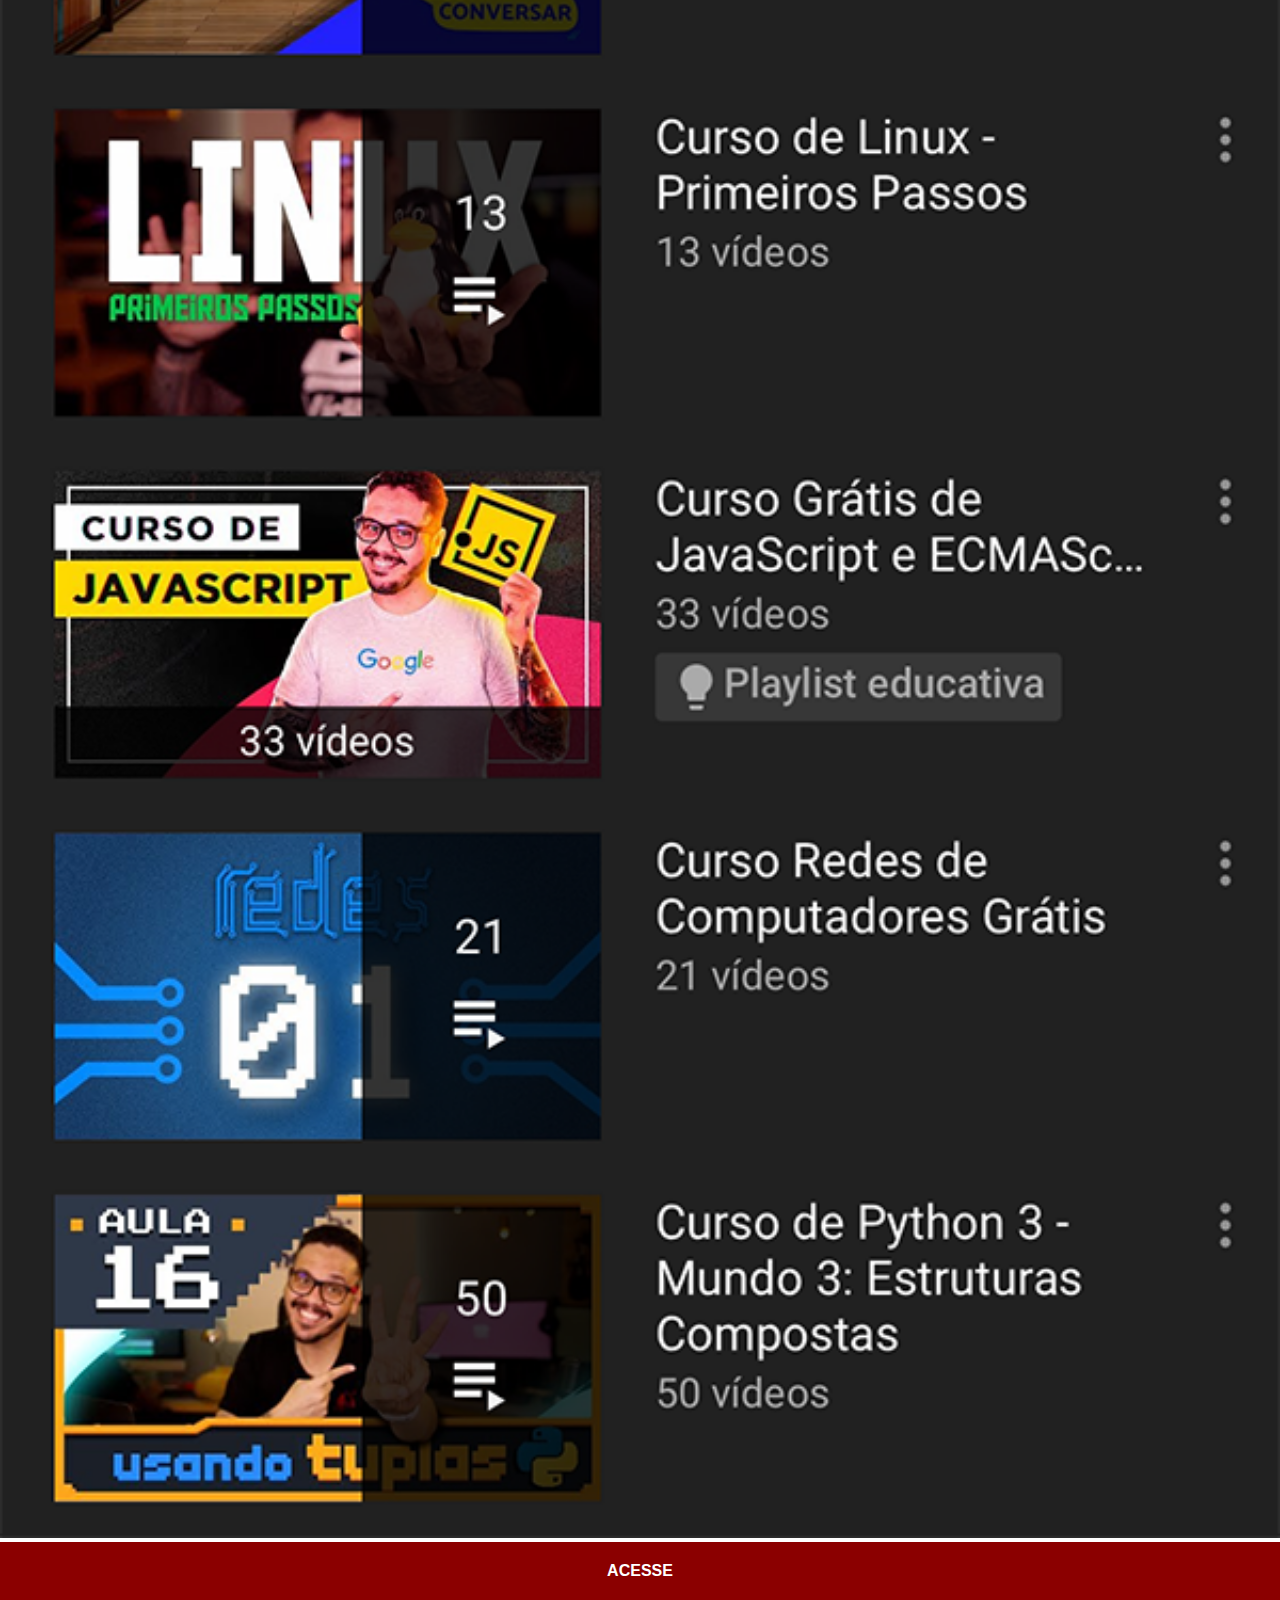
<file: youtube.html>
<!DOCTYPE html>
<html lang="pt-br">
<head>
    <meta charset="UTF-8">
    <meta http-equiv="X-UA-Compatible" content="IE=edge">
    <meta name="viewport" content="width=device-width, initial-scale=1.0">
    <link rel="stylesheet" href="style/social.css">
    <title>YouTube</title>
</head>
<body>
    <img src="imagens/tela-youtube.png" alt="YouTube">
    <a href="https://www.youtube.com/@CursoemVideo/playlists" target="_blank">ACESSE</a>
</body>
</html>
</file>
<file: style/style.css>
@charset "UTF-8";

* {
    margin: 0px;
    padding: 0px;
}

html, body {
    height: 100vh;
    width: 100vw;
    background-color: black;
}

body {
    background: url("../imagens/fundo-madeira.jpg") no-repeat top center;
    background-size: cover;
    background-attachment: fixed;
}

main {
    position: relative;
    height: 100vh;
}

section#telefone {
    position: absolute;
    top: 50%;
    left: 50%;
    transform: translate(-50%, -50%);
    width: 311px;
    height: 627px;
    background: url('../imagens/frame-iphone.png') no-repeat;
}

iframe#tela {
    position: relative;
    top: 80px;
    left: 22px;
    width: 267px;
    height: 471px;
}

section#midias-sociais {
   text-align: right; 
}

section#midias-sociais img {
    width: 50px;
    margin: 10px;
    border-radius: 50%;
    box-shadow: 2px 2px 5px rgba(0, 0, 0, 0.404);
    box-sizing: border-box;
}

section#midias-sociais img:hover {
    border: 2px sloid rgba(255, 255, 255, 0.637);
    transform: translate(-3px, -3px);
    box-shadow: 5px 5px 10px rba(0, 0, 0, 0.623);
    transition: transform .3s, border .3s;
}
</file>
<file: style/social.css>
@charset "UTF-8";

* {
    margin: 0px;
    padding: 0px;
    font-family: Arial, Helvetica, sans-serif;
}

/*

::-webkit-scrollbar serve para esconder barra de rolagem

*/

::-webkit-scrollbar { 
    width: 0px;
    padding: 0px;
}

img {
    width: 100vw;
}

a {
    display: block;
    background-color: darkred;
    padding: 20px;
    text-align: center;
    font-weight: bolder;
    text-decoration: none;
    color: white;
}

a:hover {
    background-color: red;
}
</file>
